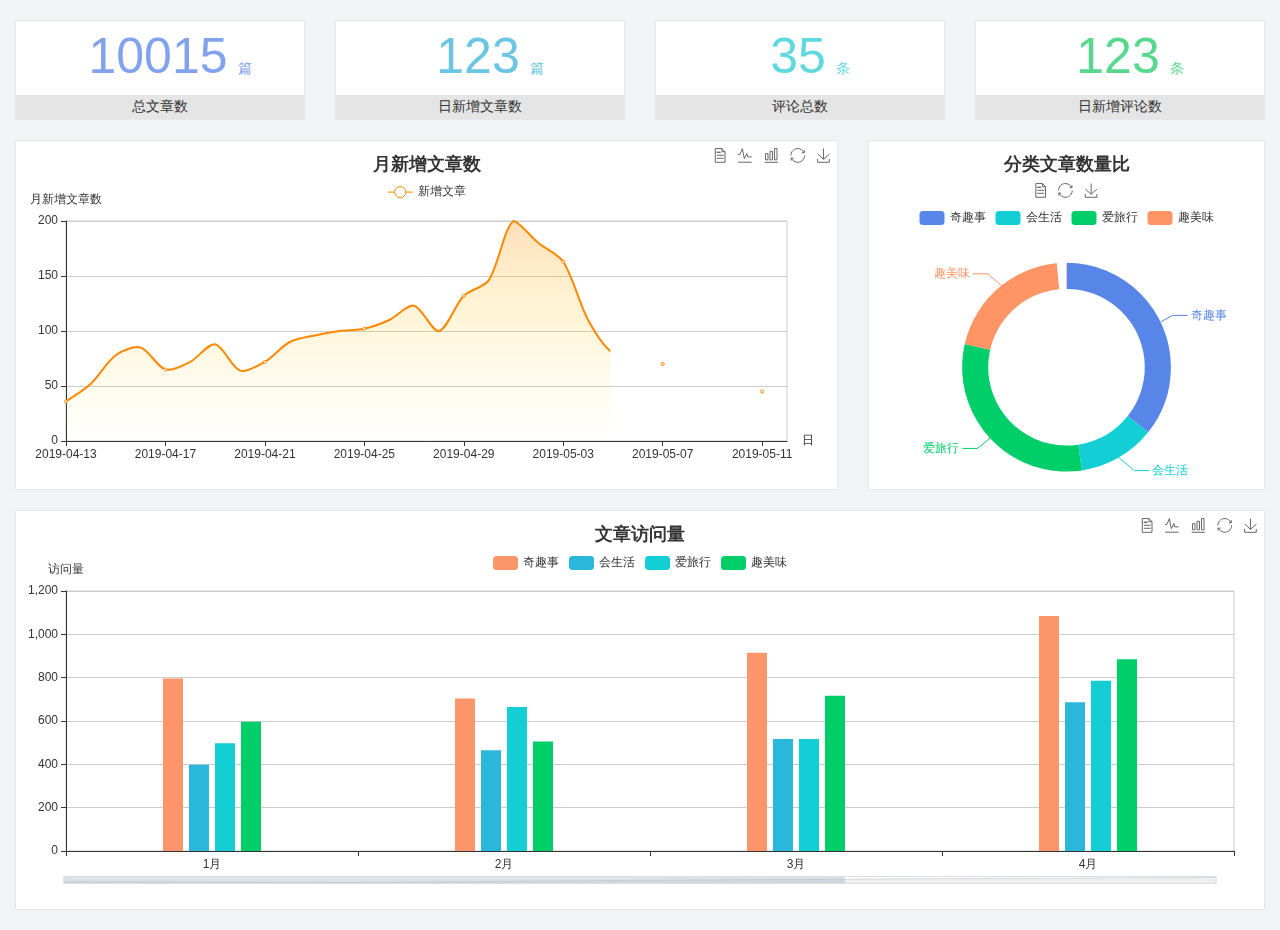
<file: home/dashboard.html>
<!DOCTYPE html>
<html lang="en">

<head>
  <meta charset="UTF-8">
  <meta name="viewport" content="width=device-width, initial-scale=1.0">
  <meta http-equiv="X-UA-Compatible" content="ie=edge">
  <title>图表统计</title>
  <link rel="stylesheet" href="../../assets/lib/bootstrap.css" />
  <link rel="stylesheet" href="../../assets/lib/main.css" />
  <script src="../../assets/lib/jquery.js"></script>
  <script type="text/javascript" src="../../assets/lib/echarts.min.js"></script>
</head>

<body>
  <div class="container-fluid">
    <div class="row spannel_list">
      <div class="col-sm-3 col-xs-6">
        <div class="spannel">
          <em>10015</em><span>篇</span>
          <b>总文章数</b>
        </div>
      </div>
      <div class="col-sm-3 col-xs-6">
        <div class="spannel scolor01">
          <em>123</em><span>篇</span>
          <b>日新增文章数</b>
        </div>
      </div>
      <div class="col-sm-3 col-xs-6">
        <div class="spannel scolor02">
          <em>35</em><span>条</span>
          <b>评论总数</b>
        </div>
      </div>
      <div class="col-sm-3 col-xs-6">
        <div class="spannel scolor03">
          <em>123</em><span>条</span>
          <b>日新增评论数</b>
        </div>
      </div>
    </div>
  </div>

  <div class="container-fluid">
    <div class="row curve-pie">
      <div class="col-lg-8 col-md-8">
        <div class="gragh_pannel" id="curve_show"></div>
      </div>
      <div class="col-lg-4 col-md-4">
        <div class="gragh_pannel" id="pie_show"></div>
      </div>
    </div>
  </div>

  <div class="container-fluid">
    <div class="column_pannel" id="column_show"></div>
  </div>

  <script>
    var oChart = echarts.init(document.getElementById('curve_show'));
    var aList_all = [
      { 'count': 36, 'date': '2019-04-13' },
      { 'count': 52, 'date': '2019-04-14' },
      { 'count': 78, 'date': '2019-04-15' },
      { 'count': 85, 'date': '2019-04-16' },
      { 'count': 65, 'date': '2019-04-17' },
      { 'count': 72, 'date': '2019-04-18' },
      { 'count': 88, 'date': '2019-04-19' },
      { 'count': 64, 'date': '2019-04-20' },
      { 'count': 72, 'date': '2019-04-21' },
      { 'count': 90, 'date': '2019-04-22' },
      { 'count': 96, 'date': '2019-04-23' },
      { 'count': 100, 'date': '2019-04-24' },
      { 'count': 102, 'date': '2019-04-25' },
      { 'count': 110, 'date': '2019-04-26' },
      { 'count': 123, 'date': '2019-04-27' },
      { 'count': 100, 'date': '2019-04-28' },
      { 'count': 132, 'date': '2019-04-29' },
      { 'count': 146, 'date': '2019-04-30' },
      { 'count': 200, 'date': '2019-05-01' },
      { 'count': 180, 'date': '2019-05-02' },
      { 'count': 163, 'date': '2019-05-03' },
      { 'count': 110, 'date': '2019-05-04' },
      { 'count': 80, 'date': '2019-05-05' },
      { 'count': 82, 'date': '2019-05-06' },
      { 'count': 70, 'date': '2019-05-07' },
      { 'count': 65, 'date': '2019-05-08' },
      { 'count': 54, 'date': '2019-05-09' },
      { 'count': 40, 'date': '2019-05-10' },
      { 'count': 45, 'date': '2019-05-11' },
      { 'count': 38, 'date': '2019-05-12' },
    ];

    let aCount = [];
    let aDate = [];

    for (var i = 0; i < aList_all.length; i++) {
      aCount.push(aList_all[i].count);
      aDate.push(aList_all[i].date);
    }

    var chartopt = {
      title: {
        text: '月新增文章数',
        left: 'center',
        top: '10'
      },
      tooltip: {
        trigger: 'axis'
      },
      legend: {
        data: ['新增文章'],
        top: '40'
      },
      toolbox: {
        show: true,
        feature: {
          mark: { show: true },
          dataView: { show: true, readOnly: false },
          magicType: { show: true, type: ['line', 'bar'] },
          restore: { show: true },
          saveAsImage: { show: true }
        }
      },
      calculable: true,
      xAxis: [
        {
          name: '日',
          type: 'category',
          boundaryGap: false,
          data: aDate
        }
      ],
      yAxis: [
        {
          name: '月新增文章数',
          type: 'value'
        }
      ],
      series: [
        {
          name: '新增文章',
          type: 'line',
          smooth: true,
          itemStyle: { normal: { areaStyle: { type: 'default' }, color: '#f80' }, lineStyle: { color: '#f80' } },
          data: aCount
        }],
      areaStyle: {
        normal: {
          color: new echarts.graphic.LinearGradient(0, 0, 0, 1, [{
            offset: 0,
            color: 'rgba(255,136,0,0.39)'
          }, {
            offset: .34,
            color: 'rgba(255,180,0,0.25)'
          }, {
            offset: 1,
            color: 'rgba(255,222,0,0.00)'
          }])

        }
      },
      grid: {
        show: true,
        x: 50,
        x2: 50,
        y: 80,
        height: 220
      }
    };

    oChart.setOption(chartopt);


    var oPie = echarts.init(document.getElementById('pie_show'));
    var oPieopt =
    {
      title: {
        top: 10,
        text: '分类文章数量比',
        x: 'center'
      },
      tooltip: {
        trigger: 'item',
        formatter: "{a} <br/>{b} : {c} ({d}%)"
      },
      color: ['#5885e8', '#13cfd5', '#00ce68', '#ff9565'],
      legend: {
        x: 'center',
        top: 65,
        data: ['奇趣事', '会生活', '爱旅行', '趣美味']
      },
      toolbox: {
        show: true,
        x: 'center',
        top: 35,
        feature: {
          mark: { show: true },
          dataView: { show: true, readOnly: false },
          magicType: {
            show: true,
            type: ['pie', 'funnel'],
            option: {
              funnel: {
                x: '25%',
                width: '50%',
                funnelAlign: 'left',
                max: 1548
              }
            }
          },
          restore: { show: true },
          saveAsImage: { show: true }
        }
      },
      calculable: true,
      series: [
        {
          name: '访问来源',
          type: 'pie',
          radius: ['45%', '60%'],
          center: ['50%', '65%'],
          data: [
            { value: 300, name: '奇趣事' },
            { value: 100, name: '会生活' },
            { value: 260, name: '爱旅行' },
            { value: 180, name: '趣美味' }
          ]
        }
      ]
    };
    oPie.setOption(oPieopt);



    var oColumn = this.echarts.init(document.getElementById('column_show'));
    var oColumnopt =
    {
      title: {
        text: '文章访问量',
        left: 'center',
        top: '10'
      },
      tooltip: {
        trigger: 'axis'
      },
      legend: {
        data: ['奇趣事', '会生活', '爱旅行', '趣美味'],
        top: '40'
      },
      toolbox: {
        show: true,
        feature: {
          mark: { show: true },
          dataView: { show: true, readOnly: false },
          magicType: { show: true, type: ['line', 'bar'] },
          restore: { show: true },
          saveAsImage: { show: true }
        }
      },
      calculable: true,
      xAxis: [
        {
          type: 'category',
          data: ['1月', '2月', '3月', '4月', '5月']
        }
      ],
      yAxis: [
        {
          name: '访问量',
          type: 'value'
        }
      ],
      series: [
        {
          name: '奇趣事',
          type: 'bar',
          barWidth: 20,
          itemStyle: {
            normal: { areaStyle: { type: 'default' }, color: '#fd956a' }
          },
          data: [800, 708, 920, 1090, 1200]
        },
        {
          name: '会生活',
          type: 'bar',
          barWidth: 20,
          itemStyle: {
            normal: { areaStyle: { type: 'default' }, color: '#2bb6db' }
          },
          data: [400, 468, 520, 690, 800]
        },
        {
          name: '爱旅行',
          type: 'bar',
          barWidth: 20,
          itemStyle: {
            normal: { areaStyle: { type: 'default' }, color: '#13cfd5' }
          },
          data: [500, 668, 520, 790, 900]
        },
        {
          name: '趣美味',
          type: 'bar',
          barWidth: 20,
          itemStyle: {
            normal: { areaStyle: { type: 'default' }, color: '#00ce68' }
          },
          data: [600, 508, 720, 890, 1000]
        }
      ],
      grid: {
        show: true,
        x: 50,
        x2: 30,
        y: 80,
        height: 260
      },
      dataZoom: [//给x轴设置滚动条
        {
          start: 0,//默认为0
          end: 100 - 1000 / 31,//默认为100
          type: 'slider',
          show: true,
          xAxisIndex: [0],
          handleSize: 0,//滑动条的 左右2个滑动条的大小
          height: 8,//组件高度
          left: 45, //左边的距离
          right: 50,//右边的距离
          bottom: 26,//右边的距离
          handleColor: '#ddd',//h滑动图标的颜色
          handleStyle: {
            borderColor: "#cacaca",
            borderWidth: "1",
            shadowBlur: 2,
            background: "#ddd",
            shadowColor: "#ddd",
          }
        }]
    };
    oColumn.setOption(oColumnopt);
  </script>
</body>

</html>
</file>
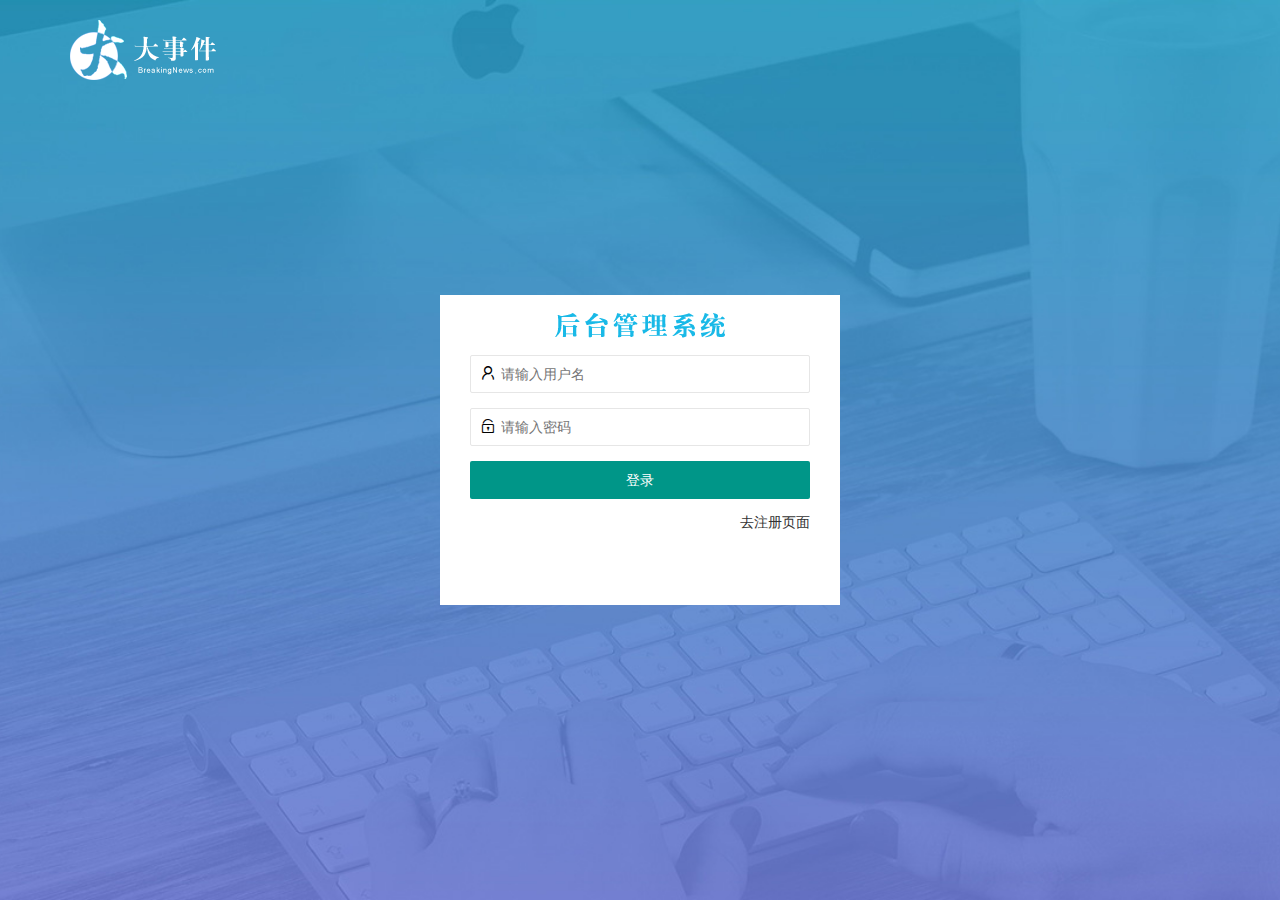
<file: home/login.html>
<!DOCTYPE html>
<html lang="en">

<head>
    <meta charset="UTF-8">
    <meta name="viewport" content="width=device-width, initial-scale=1.0">
    <title>Document</title>
    <link rel="stylesheet" href="/assets/lib/layui/css/layui.css">
    <link rel="stylesheet" href="/assets/css/login.css">
</head>

<body>
    <!-- 头部部分 -->
    <div class="layui-main  header">
        <img src="/assets/images/logo.png" alt="">
    </div>
    <!--登录部分 -->
    <div class="loginBox">
        <div class="title"></div>
        <div class="gotoRegister">
            <!-- 登录的界面 -->
            <form class="layui-form" id='loginForm'>
                <div class="layui-form-item">
                    <i class="layui-icon layui-icon-username"></i>
                    <input type="text" name="username" required lay-verify="required" placeholder="请输入用户名" autocomplete="off" class="layui-input">
                </div>
                <div class="layui-form-item">
                    <i class="layui-icon layui-icon-password"></i>
                    <input type="password" name="password" required lay-verify="required|pass" placeholder="请输入密码" autocomplete="off" class="layui-input">
                </div>
                <div class="layui-form-item">
                    <button class="layui-btn   layui-btn-fluid" lay-submit slay-filter="formDemo">登录</button>
                </div>

                <a href="javascript:; " id="denglu">去注册页面</a>
            </form>
        </div>
        <!-- 注册页面 -->
        <div class="gotoLogin" style="display: none;">
            <form class="layui-form" id='regiForm'>
                <div class="layui-form-item">
                    <i class="layui-icon layui-icon-username"></i>
                    <input type="text" name="username" lay-verify="required" placeholder="请输入用户名" autocomplete="off" class="layui-input">
                </div>
                <div class="layui-form-item">
                    <i class="layui-icon layui-icon-password"></i>
                    <input type="password" name="password" lay-verify="required|pass" placeholder="请输入密码" autocomplete="off" class="layui-input">
                </div>
                <div class="layui-form-item">
                    <i class="layui-icon layui-icon-password"></i>
                    <input type="password" name="repassword" lay-verify="required|pass|repass" placeholder="再次输入密码" autocomplete="off" class="layui-input">
                </div>
                <div class="layui-form-item">
                    <button class="layui-btn   layui-btn-fluid" lay-submit lay-filter="formDemo">登录</button>
                </div>

                <a href="javascript:; " id="zhuce">去登录页面</a>
            </form>
        </div>
    </div>
    <script src="/assets/lib/jquery.js "></script>
    <script src="/assets/lib/layui/layui.all.js "></script>
    <script src="/assets/js/ajaxBase.js"></script>
    <script src="/assets/js/login.js "></script>


</body>

</html>
</file>
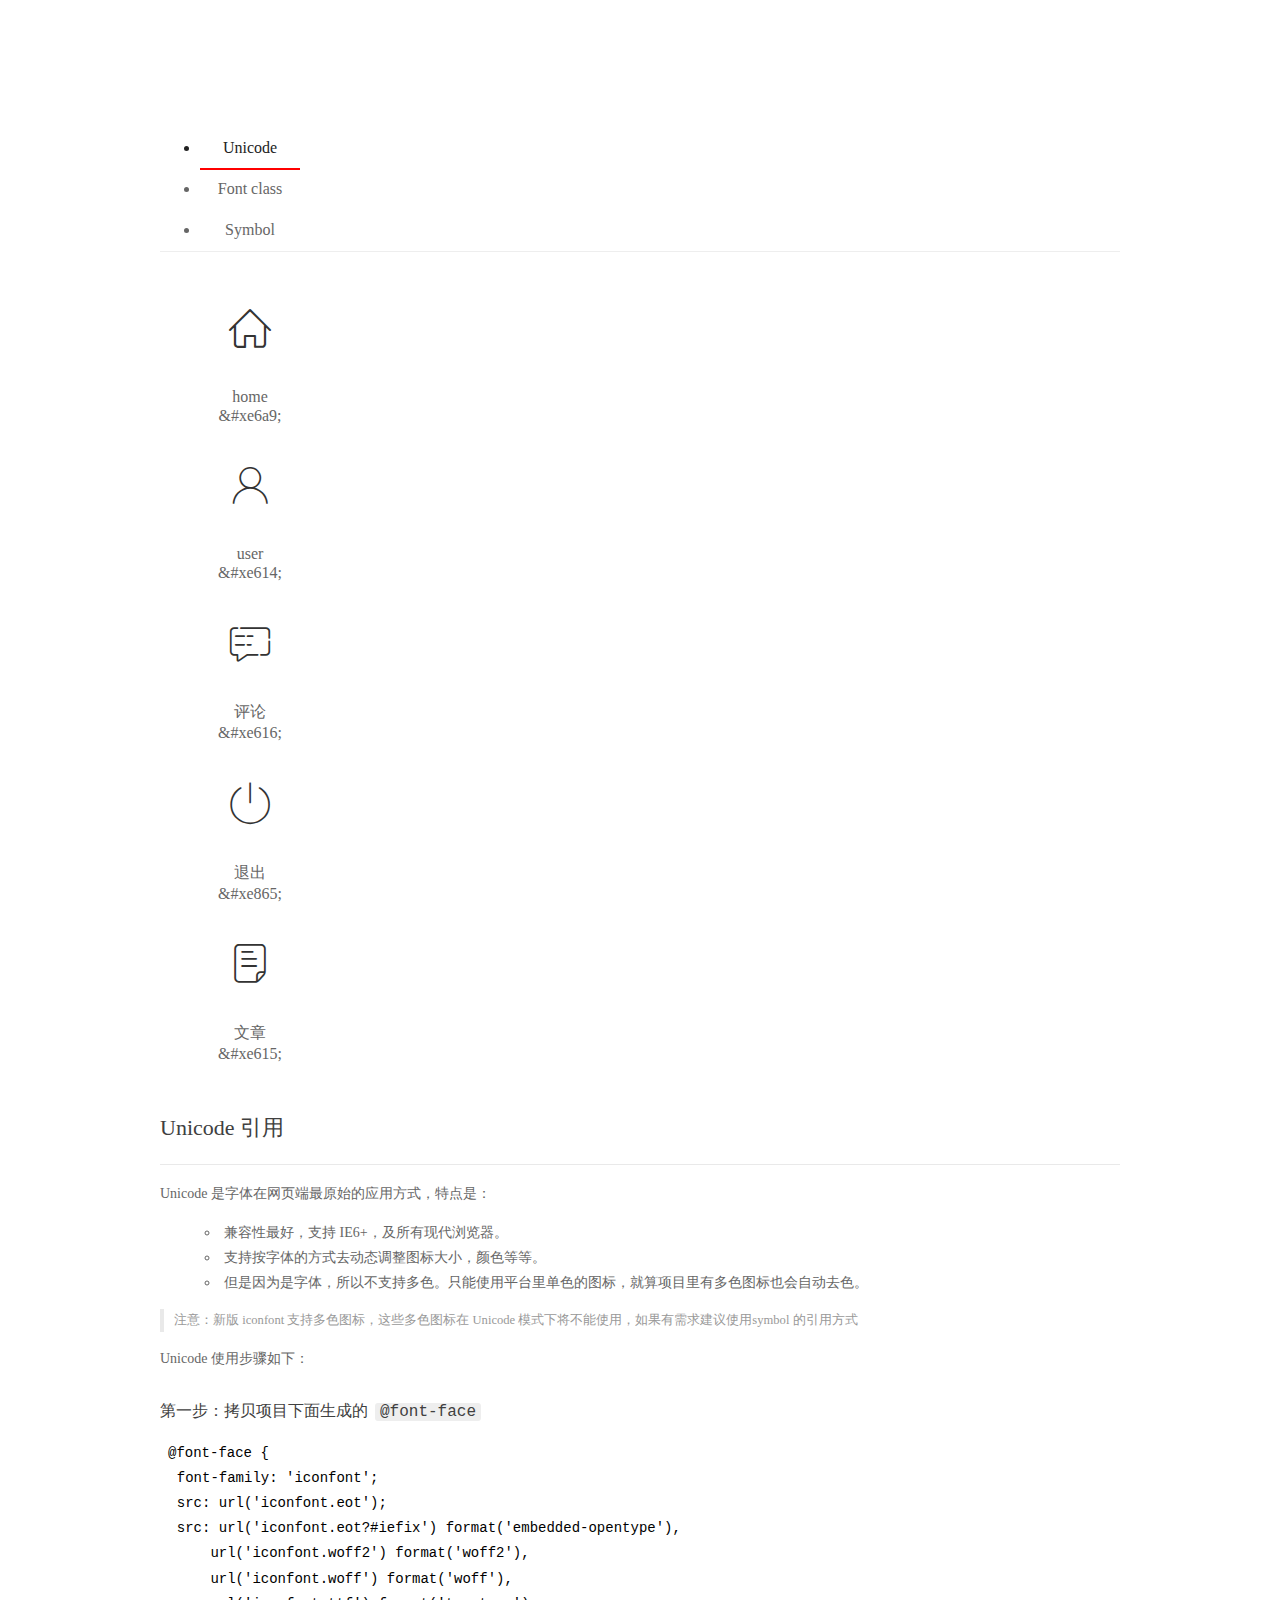
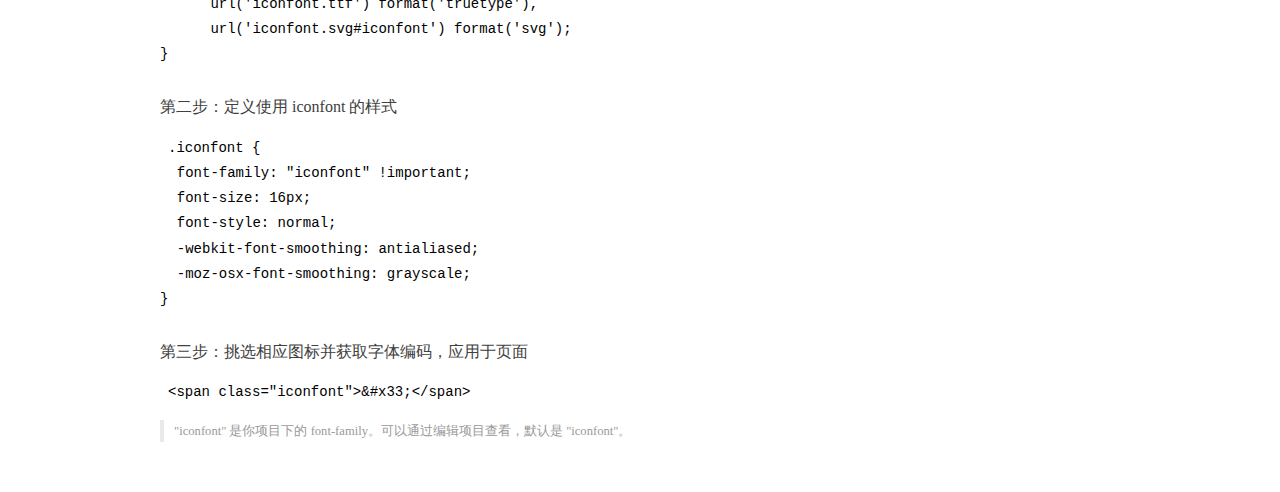
<file: assets/fonts/demo_index.html>
<!DOCTYPE html>
<html>
<head>
  <meta charset="utf-8"/>
  <title>IconFont Demo</title>
  <link rel="shortcut icon" href="https://gtms04.alicdn.com/tps/i4/TB1_oz6GVXXXXaFXpXXJDFnIXXX-64-64.ico" type="image/x-icon"/>
  <link rel="stylesheet" href="https://g.alicdn.com/thx/cube/1.3.2/cube.min.css">
  <link rel="stylesheet" href="demo.css">
  <link rel="stylesheet" href="iconfont.css">
  <script src="iconfont.js"></script>
  <!-- jQuery -->
  <script src="https://a1.alicdn.com/oss/uploads/2018/12/26/7bfddb60-08e8-11e9-9b04-53e73bb6408b.js"></script>
  <!-- 代码高亮 -->
  <script src="https://a1.alicdn.com/oss/uploads/2018/12/26/a3f714d0-08e6-11e9-8a15-ebf944d7534c.js"></script>
</head>
<body>
  <div class="main">
    <h1 class="logo"><a href="https://www.iconfont.cn/" title="iconfont 首页" target="_blank">&#xe86b;</a></h1>
    <div class="nav-tabs">
      <ul id="tabs" class="dib-box">
        <li class="dib active"><span>Unicode</span></li>
        <li class="dib"><span>Font class</span></li>
        <li class="dib"><span>Symbol</span></li>
      </ul>
      
    </div>
    <div class="tab-container">
      <div class="content unicode" style="display: block;">
          <ul class="icon_lists dib-box">
          
            <li class="dib">
              <span class="icon iconfont">&#xe6a9;</span>
                <div class="name">home</div>
                <div class="code-name">&amp;#xe6a9;</div>
              </li>
          
            <li class="dib">
              <span class="icon iconfont">&#xe614;</span>
                <div class="name">user</div>
                <div class="code-name">&amp;#xe614;</div>
              </li>
          
            <li class="dib">
              <span class="icon iconfont">&#xe616;</span>
                <div class="name">评论</div>
                <div class="code-name">&amp;#xe616;</div>
              </li>
          
            <li class="dib">
              <span class="icon iconfont">&#xe865;</span>
                <div class="name">退出</div>
                <div class="code-name">&amp;#xe865;</div>
              </li>
          
            <li class="dib">
              <span class="icon iconfont">&#xe615;</span>
                <div class="name">文章</div>
                <div class="code-name">&amp;#xe615;</div>
              </li>
          
          </ul>
          <div class="article markdown">
          <h2 id="unicode-">Unicode 引用</h2>
          <hr>

          <p>Unicode 是字体在网页端最原始的应用方式，特点是：</p>
          <ul>
            <li>兼容性最好，支持 IE6+，及所有现代浏览器。</li>
            <li>支持按字体的方式去动态调整图标大小，颜色等等。</li>
            <li>但是因为是字体，所以不支持多色。只能使用平台里单色的图标，就算项目里有多色图标也会自动去色。</li>
          </ul>
          <blockquote>
            <p>注意：新版 iconfont 支持多色图标，这些多色图标在 Unicode 模式下将不能使用，如果有需求建议使用symbol 的引用方式</p>
          </blockquote>
          <p>Unicode 使用步骤如下：</p>
          <h3 id="-font-face">第一步：拷贝项目下面生成的 <code>@font-face</code></h3>
<pre><code class="language-css"
>@font-face {
  font-family: 'iconfont';
  src: url('iconfont.eot');
  src: url('iconfont.eot?#iefix') format('embedded-opentype'),
      url('iconfont.woff2') format('woff2'),
      url('iconfont.woff') format('woff'),
      url('iconfont.ttf') format('truetype'),
      url('iconfont.svg#iconfont') format('svg');
}
</code></pre>
          <h3 id="-iconfont-">第二步：定义使用 iconfont 的样式</h3>
<pre><code class="language-css"
>.iconfont {
  font-family: "iconfont" !important;
  font-size: 16px;
  font-style: normal;
  -webkit-font-smoothing: antialiased;
  -moz-osx-font-smoothing: grayscale;
}
</code></pre>
          <h3 id="-">第三步：挑选相应图标并获取字体编码，应用于页面</h3>
<pre>
<code class="language-html"
>&lt;span class="iconfont"&gt;&amp;#x33;&lt;/span&gt;
</code></pre>
          <blockquote>
            <p>"iconfont" 是你项目下的 font-family。可以通过编辑项目查看，默认是 "iconfont"。</p>
          </blockquote>
          </div>
      </div>
      <div class="content font-class">
        <ul class="icon_lists dib-box">
          
          <li class="dib">
            <span class="icon iconfont icon-home"></span>
            <div class="name">
              home
            </div>
            <div class="code-name">.icon-home
            </div>
          </li>
          
          <li class="dib">
            <span class="icon iconfont icon-user"></span>
            <div class="name">
              user
            </div>
            <div class="code-name">.icon-user
            </div>
          </li>
          
          <li class="dib">
            <span class="icon iconfont icon-pinglun"></span>
            <div class="name">
              评论
            </div>
            <div class="code-name">.icon-pinglun
            </div>
          </li>
          
          <li class="dib">
            <span class="icon iconfont icon-tuichu"></span>
            <div class="name">
              退出
            </div>
            <div class="code-name">.icon-tuichu
            </div>
          </li>
          
          <li class="dib">
            <span class="icon iconfont icon-16"></span>
            <div class="name">
              文章
            </div>
            <div class="code-name">.icon-16
            </div>
          </li>
          
        </ul>
        <div class="article markdown">
        <h2 id="font-class-">font-class 引用</h2>
        <hr>

        <p>font-class 是 Unicode 使用方式的一种变种，主要是解决 Unicode 书写不直观，语意不明确的问题。</p>
        <p>与 Unicode 使用方式相比，具有如下特点：</p>
        <ul>
          <li>兼容性良好，支持 IE8+，及所有现代浏览器。</li>
          <li>相比于 Unicode 语意明确，书写更直观。可以很容易分辨这个 icon 是什么。</li>
          <li>因为使用 class 来定义图标，所以当要替换图标时，只需要修改 class 里面的 Unicode 引用。</li>
          <li>不过因为本质上还是使用的字体，所以多色图标还是不支持的。</li>
        </ul>
        <p>使用步骤如下：</p>
        <h3 id="-fontclass-">第一步：引入项目下面生成的 fontclass 代码：</h3>
<pre><code class="language-html">&lt;link rel="stylesheet" href="./iconfont.css"&gt;
</code></pre>
        <h3 id="-">第二步：挑选相应图标并获取类名，应用于页面：</h3>
<pre><code class="language-html">&lt;span class="iconfont icon-xxx"&gt;&lt;/span&gt;
</code></pre>
        <blockquote>
          <p>"
            iconfont" 是你项目下的 font-family。可以通过编辑项目查看，默认是 "iconfont"。</p>
        </blockquote>
      </div>
      </div>
      <div class="content symbol">
          <ul class="icon_lists dib-box">
          
            <li class="dib">
                <svg class="icon svg-icon" aria-hidden="true">
                  <use xlink:href="#icon-home"></use>
                </svg>
                <div class="name">home</div>
                <div class="code-name">#icon-home</div>
            </li>
          
            <li class="dib">
                <svg class="icon svg-icon" aria-hidden="true">
                  <use xlink:href="#icon-user"></use>
                </svg>
                <div class="name">user</div>
                <div class="code-name">#icon-user</div>
            </li>
          
            <li class="dib">
                <svg class="icon svg-icon" aria-hidden="true">
                  <use xlink:href="#icon-pinglun"></use>
                </svg>
                <div class="name">评论</div>
                <div class="code-name">#icon-pinglun</div>
            </li>
          
            <li class="dib">
                <svg class="icon svg-icon" aria-hidden="true">
                  <use xlink:href="#icon-tuichu"></use>
                </svg>
                <div class="name">退出</div>
                <div class="code-name">#icon-tuichu</div>
            </li>
          
            <li class="dib">
                <svg class="icon svg-icon" aria-hidden="true">
                  <use xlink:href="#icon-16"></use>
                </svg>
                <div class="name">文章</div>
                <div class="code-name">#icon-16</div>
            </li>
          
          </ul>
          <div class="article markdown">
          <h2 id="symbol-">Symbol 引用</h2>
          <hr>

          <p>这是一种全新的使用方式，应该说这才是未来的主流，也是平台目前推荐的用法。相关介绍可以参考这篇<a href="">文章</a>
            这种用法其实是做了一个 SVG 的集合，与另外两种相比具有如下特点：</p>
          <ul>
            <li>支持多色图标了，不再受单色限制。</li>
            <li>通过一些技巧，支持像字体那样，通过 <code>font-size</code>, <code>color</code> 来调整样式。</li>
            <li>兼容性较差，支持 IE9+，及现代浏览器。</li>
            <li>浏览器渲染 SVG 的性能一般，还不如 png。</li>
          </ul>
          <p>使用步骤如下：</p>
          <h3 id="-symbol-">第一步：引入项目下面生成的 symbol 代码：</h3>
<pre><code class="language-html">&lt;script src="./iconfont.js"&gt;&lt;/script&gt;
</code></pre>
          <h3 id="-css-">第二步：加入通用 CSS 代码（引入一次就行）：</h3>
<pre><code class="language-html">&lt;style&gt;
.icon {
  width: 1em;
  height: 1em;
  vertical-align: -0.15em;
  fill: currentColor;
  overflow: hidden;
}
&lt;/style&gt;
</code></pre>
          <h3 id="-">第三步：挑选相应图标并获取类名，应用于页面：</h3>
<pre><code class="language-html">&lt;svg class="icon" aria-hidden="true"&gt;
  &lt;use xlink:href="#icon-xxx"&gt;&lt;/use&gt;
&lt;/svg&gt;
</code></pre>
          </div>
      </div>

    </div>
  </div>
  <script>
  $(document).ready(function () {
      $('.tab-container .content:first').show()

      $('#tabs li').click(function (e) {
        var tabContent = $('.tab-container .content')
        var index = $(this).index()

        if ($(this).hasClass('active')) {
          return
        } else {
          $('#tabs li').removeClass('active')
          $(this).addClass('active')

          tabContent.hide().eq(index).fadeIn()
        }
      })
    })
  </script>
</body>
</html>
</file>
<file: assets/lib/main.css>
body{
    font-family:'MicroSoft YaHei';
    background-color: #f2f3f5;
}
.main_wrap{
    position:fixed;
    width:100%;
    height:100%;
    left:0px;
    top:0px;
    background:url('../images/login_bg.jpg'); 
    background-size:100% 100%; 
  }
.header{
    width:1200px;
    overflow: hidden;
    margin:20px auto 0;
}
.heade .logo{
    float: left;
}
.header .copyright{
    float:right;
    font-size:12px;
    color:#fff;
    text-align:right;
    line-height:20px;
    margin-top:10px;
}
.login_form_con{
    position:absolute;
    left:50%;
    top:50%;
    margin-left:-200px;
    margin-top:-155px;
    width:400px;
    height:310px;
    background-color: #edeff0;
}

.login_form{
    position: relative;
}

.login_form .icon-user{
    position:absolute;
    font-size:16px;
    color:#999;
    left:46px;
    top:12px;
}
.login_form .icon-key{
    position:absolute;
    font-size:18px;
    color:#999;
    left:46px;
    top:78px;
}
.login_title{
    height:60px;
    background:url('../images/login_title.png') center center no-repeat #fff;
}
.input_txt,.input_pass,.input_sub{
    display:block;
    width:334px;
    height:37px;
    padding:0px;
    text-indent:40px;
    border:1px solid #ddd;
    margin:27px auto 0;
    outline:none;
}
.input_sub{
    margin-top:40px;
    height:42px;
    background-color: #19b9e7;
    text-indent:0px;
    font-size:18px;
    color:#fff;
    cursor: pointer;
}
.input_sub:hover{
    background-color: #08a0cc;
}

.sider{
    position:fixed;
    left:0;
    top:0;
    bottom:0;
    width:210px;
    background-color: #323745;
}
.sider .logo{
    display:block;
    height:56px;
    background-color: #242732;
    overflow: hidden;
}
.sider .logo img{
    display:block;
    margin:6px auto 0;
}
.user_info{
    height:79px;
    border-bottom:1px solid #5a5e6b;
}

.user_info img{
    float: left;
    width:40px;
    height:40px;
    border-radius:20px;
    margin:19px 0 0 30px;
}
.user_info span{
    float: left;
    width:120px;
    font-size:12px;
    color:#fff;
    margin:23px 0 0 20px;
}
.user_info b{
    float: left;
    width: 120px;
    font-weight:normal;
    font-size:12px;
    color:#adafb5;
    margin:2px 0 0 20px;
}

.menu .level01{
    height:50px;
    line-height:50px;
}
.menu .level01 a{
    display:block;
    height:50px;
    font-size:12px;
    color:#adafb5;
    overflow: hidden;
}
.menu .level01.active a{
    background-color: #1378f0;
    color:#fff;
}
.menu .level01.active i{
    color:#fff;
}

.menu .level01 a:hover{
    background-color: #1378f0;
    color:#fff;
}
.menu .level01 a:hover i{
    color:#fff;
}
.menu .level01 i{
    color:#61646f;
    font-size:22px;
    float: left;
    margin-left:26px;
}
.menu .level01 span{
    float: left;
    margin-left:10px;
}
.menu .level01 b{
    float: right;
    margin-right:20px;
    font-weight:normal;
    transform:rotate(90deg);
    transition:all 500ms ease;
}

.menu .level01 .rotate0{
    transform:rotate(0deg);
}

.menu .level02{
    background: #242732;
    display:none;
}


.menu .level02 li{
    height:40px;
    line-height:40px;
}
.menu .level02 li a{
    display:block;
    height:40px;
    font-size:12px;
    color:#adafb5;
    overflow: hidden;
}

.menu .level02 li a:hover{
    background-color: #1378f0;
    color:#fff;
}

.menu .level02 li i{
    font-size:12px;
    float: left;
    margin-left:60px;
}
.menu .level02 li span{
    font-size:12px;
    float: left;
    margin-left:5px;
}

.menu .level02 .active a{
    color:#ffae00;
}

.header_bar{
    position:fixed;
    left:210px;
    right:0;
    top:0;
    height:56px;
    background-color: #fff;
}

.main{
    position:fixed;
    left:210px;
    top:56px;
    right:0;
    bottom:0;
    background-color: #f2f3f5;
}

.search_form{
    width:218px;
    height:33px;
    border:1px solid #ddd;
    background-color: #f2f3f5;
    border-radius:16px;
    float: left;
    margin:12px 0 0 27px;
}

.search_form input{
    padding:0px;
    margin:0px;
    border:0px;
    float: left;
    background-color: #f2f3f5;
    font-size:12px;
    width:175px;
    height:31px;
    margin-left:12px;
    outline:none;
   
}

.search_form .icon-search{
    line-height:33px;
    cursor: pointer;
    font-size:18px;
    color:#abaebb;
}
.user_center_link{
    float:right;

}
.user_center_link a{
    line-height:56px;
    font-size:12px;
    color:#999;
    margin-right:15px;
}
.user_center_link a:hover{
    color:#ffae00
}

.user_center_link img{
    width:42px;
    height:42px;
    border-radius:32px;
    margin-right:10px;
}

.spannel_list{
    margin-top:20px;
}

.spannel{
	height:100px;
	overflow:hidden;
	text-align:center;
    position:relative;
    background-color: #fff;
    border:1px solid #e7e7e9;
    margin-bottom:20px;
}

.spannel em{
    font-style:normal;
	font-size:50px;
	line-height:50px;
	display:inline-block;
	margin:10px 0 0 20px;
	font-family:'Arial';
	color:#83a2ed;
}

.spannel span{
	font-size:14px;
	display:inline-block;
	color:#83a2ed;
	margin-left:10px;
}

.spannel b{
	position:absolute;
	left:0;
	bottom:0;
	width:100%;
	line-height:24px;
	background:#e5e5e5;
	color:#333;
	font-size:14px;
	font-weight:normal;
}

.scolor01 em,.scolor01 span{
	color:#6ac6e2;
}

.scolor02 em,.scolor02 span{
	color:#5fd9de;
}

.scolor03 em,.scolor03 span{
	color:#58d88e;
}


.gragh_pannel{
    height:350px;
    border:1px solid #e7e7e9;
    background-color: #fff!important; 
    margin-bottom:20px;  
}

.column_pannel{
    margin-bottom:20px;
    height:400px;
    border:1px solid #e7e7e9;
    background-color: #fff!important;   
}

.common_title{
    line-height:42px;
    background-color: #fbfbfb;
    border:1px solid #e7e7e9;
    margin-top:20px;
    text-indent: 15px;
    font-size:14px;
    color:#333;
}

.common_con{
    border:1px solid #e7e7e9;
    border-top:0px;
    background-color: #fff;
    padding-bottom:20px;
    margin-bottom:20px;
}
.opt_btns{
    margin-top:20px;
}

.mp20{
    margin-top:20px;
}

.pagination{   
   margin:0;
}

.article_form{
    margin-top:20px;
}

.form-group{
    margin-bottom:25px;
}

.form-group label{
    font-weight:normal;
    color:#666;
}

.icon-icondate{
    line-height:16px;
}

.user_pic{
    width:100px;
    height:100px;
    margin-bottom:10px;
}

.article_cover{
    width:200px;
    height:200px;
    margin-bottom:10px;
}
</file>
<file: assets/lib/layui/css/layui.css>
/** layui-v2.5.6 MIT License By https://www.layui.com */
 .layui-inline,img{display:inline-block;vertical-align:middle}h1,h2,h3,h4,h5,h6{font-weight:400}.layui-edge,.layui-header,.layui-inline,.layui-main{position:relative}.layui-body,.layui-edge,.layui-elip{overflow:hidden}.layui-btn,.layui-edge,.layui-inline,img{vertical-align:middle}.layui-btn,.layui-disabled,.layui-icon,.layui-unselect{-moz-user-select:none;-webkit-user-select:none;-ms-user-select:none}.layui-elip,.layui-form-checkbox span,.layui-form-pane .layui-form-label{text-overflow:ellipsis;white-space:nowrap}.layui-breadcrumb,.layui-tree-btnGroup{visibility:hidden}blockquote,body,button,dd,div,dl,dt,form,h1,h2,h3,h4,h5,h6,input,li,ol,p,pre,td,textarea,th,ul{margin:0;padding:0;-webkit-tap-highlight-color:rgba(0,0,0,0)}a:active,a:hover{outline:0}img{border:none}li{list-style:none}table{border-collapse:collapse;border-spacing:0}h4,h5,h6{font-size:100%}button,input,optgroup,option,select,textarea{font-family:inherit;font-size:inherit;font-style:inherit;font-weight:inherit;outline:0}pre{white-space:pre-wrap;white-space:-moz-pre-wrap;white-space:-pre-wrap;white-space:-o-pre-wrap;word-wrap:break-word}body{line-height:24px;font:14px Helvetica Neue,Helvetica,PingFang SC,Tahoma,Arial,sans-serif}hr{height:1px;margin:10px 0;border:0;clear:both}a{color:#333;text-decoration:none}a:hover{color:#777}a cite{font-style:normal;*cursor:pointer}.layui-border-box,.layui-border-box *{box-sizing:border-box}.layui-box,.layui-box *{box-sizing:content-box}.layui-clear{clear:both;*zoom:1}.layui-clear:after{content:'\20';clear:both;*zoom:1;display:block;height:0}.layui-inline{*display:inline;*zoom:1}.layui-edge{display:inline-block;width:0;height:0;border-width:6px;border-style:dashed;border-color:transparent}.layui-edge-top{top:-4px;border-bottom-color:#999;border-bottom-style:solid}.layui-edge-right{border-left-color:#999;border-left-style:solid}.layui-edge-bottom{top:2px;border-top-color:#999;border-top-style:solid}.layui-edge-left{border-right-color:#999;border-right-style:solid}.layui-disabled,.layui-disabled:hover{color:#d2d2d2!important;cursor:not-allowed!important}.layui-circle{border-radius:100%}.layui-show{display:block!important}.layui-hide{display:none!important}@font-face{font-family:layui-icon;src:url(../font/iconfont.eot?v=256);src:url(../font/iconfont.eot?v=256#iefix) format('embedded-opentype'),url(../font/iconfont.woff2?v=256) format('woff2'),url(../font/iconfont.woff?v=256) format('woff'),url(../font/iconfont.ttf?v=256) format('truetype'),url(../font/iconfont.svg?v=256#layui-icon) format('svg')}.layui-icon{font-family:layui-icon!important;font-size:16px;font-style:normal;-webkit-font-smoothing:antialiased;-moz-osx-font-smoothing:grayscale}.layui-icon-reply-fill:before{content:"\e611"}.layui-icon-set-fill:before{content:"\e614"}.layui-icon-menu-fill:before{content:"\e60f"}.layui-icon-search:before{content:"\e615"}.layui-icon-share:before{content:"\e641"}.layui-icon-set-sm:before{content:"\e620"}.layui-icon-engine:before{content:"\e628"}.layui-icon-close:before{content:"\1006"}.layui-icon-close-fill:before{content:"\1007"}.layui-icon-chart-screen:before{content:"\e629"}.layui-icon-star:before{content:"\e600"}.layui-icon-circle-dot:before{content:"\e617"}.layui-icon-chat:before{content:"\e606"}.layui-icon-release:before{content:"\e609"}.layui-icon-list:before{content:"\e60a"}.layui-icon-chart:before{content:"\e62c"}.layui-icon-ok-circle:before{content:"\1005"}.layui-icon-layim-theme:before{content:"\e61b"}.layui-icon-table:before{content:"\e62d"}.layui-icon-right:before{content:"\e602"}.layui-icon-left:before{content:"\e603"}.layui-icon-cart-simple:before{content:"\e698"}.layui-icon-face-cry:before{content:"\e69c"}.layui-icon-face-smile:before{content:"\e6af"}.layui-icon-survey:before{content:"\e6b2"}.layui-icon-tree:before{content:"\e62e"}.layui-icon-ie:before{content:"\e7bb"}.layui-icon-upload-circle:before{content:"\e62f"}.layui-icon-add-circle:before{content:"\e61f"}.layui-icon-download-circle:before{content:"\e601"}.layui-icon-templeate-1:before{content:"\e630"}.layui-icon-util:before{content:"\e631"}.layui-icon-face-surprised:before{content:"\e664"}.layui-icon-edit:before{content:"\e642"}.layui-icon-speaker:before{content:"\e645"}.layui-icon-down:before{content:"\e61a"}.layui-icon-file:before{content:"\e621"}.layui-icon-layouts:before{content:"\e632"}.layui-icon-rate-half:before{content:"\e6c9"}.layui-icon-add-circle-fine:before{content:"\e608"}.layui-icon-prev-circle:before{content:"\e633"}.layui-icon-read:before{content:"\e705"}.layui-icon-404:before{content:"\e61c"}.layui-icon-carousel:before{content:"\e634"}.layui-icon-help:before{content:"\e607"}.layui-icon-code-circle:before{content:"\e635"}.layui-icon-windows:before{content:"\e67f"}.layui-icon-water:before{content:"\e636"}.layui-icon-username:before{content:"\e66f"}.layui-icon-find-fill:before{content:"\e670"}.layui-icon-about:before{content:"\e60b"}.layui-icon-location:before{content:"\e715"}.layui-icon-up:before{content:"\e619"}.layui-icon-pause:before{content:"\e651"}.layui-icon-date:before{content:"\e637"}.layui-icon-layim-uploadfile:before{content:"\e61d"}.layui-icon-delete:before{content:"\e640"}.layui-icon-play:before{content:"\e652"}.layui-icon-top:before{content:"\e604"}.layui-icon-firefox:before{content:"\e686"}.layui-icon-friends:before{content:"\e612"}.layui-icon-refresh-3:before{content:"\e9aa"}.layui-icon-ok:before{content:"\e605"}.layui-icon-layer:before{content:"\e638"}.layui-icon-face-smile-fine:before{content:"\e60c"}.layui-icon-dollar:before{content:"\e659"}.layui-icon-group:before{content:"\e613"}.layui-icon-layim-download:before{content:"\e61e"}.layui-icon-picture-fine:before{content:"\e60d"}.layui-icon-link:before{content:"\e64c"}.layui-icon-diamond:before{content:"\e735"}.layui-icon-log:before{content:"\e60e"}.layui-icon-key:before{content:"\e683"}.layui-icon-rate-solid:before{content:"\e67a"}.layui-icon-fonts-del:before{content:"\e64f"}.layui-icon-unlink:before{content:"\e64d"}.layui-icon-fonts-clear:before{content:"\e639"}.layui-icon-triangle-r:before{content:"\e623"}.layui-icon-circle:before{content:"\e63f"}.layui-icon-radio:before{content:"\e643"}.layui-icon-align-center:before{content:"\e647"}.layui-icon-align-right:before{content:"\e648"}.layui-icon-align-left:before{content:"\e649"}.layui-icon-loading-1:before{content:"\e63e"}.layui-icon-return:before{content:"\e65c"}.layui-icon-fonts-strong:before{content:"\e62b"}.layui-icon-upload:before{content:"\e67c"}.layui-icon-dialogue:before{content:"\e63a"}.layui-icon-video:before{content:"\e6ed"}.layui-icon-headset:before{content:"\e6fc"}.layui-icon-cellphone-fine:before{content:"\e63b"}.layui-icon-add-1:before{content:"\e654"}.layui-icon-face-smile-b:before{content:"\e650"}.layui-icon-fonts-html:before{content:"\e64b"}.layui-icon-screen-full:before{content:"\e622"}.layui-icon-form:before{content:"\e63c"}.layui-icon-cart:before{content:"\e657"}.layui-icon-camera-fill:before{content:"\e65d"}.layui-icon-tabs:before{content:"\e62a"}.layui-icon-heart-fill:before{content:"\e68f"}.layui-icon-fonts-code:before{content:"\e64e"}.layui-icon-ios:before{content:"\e680"}.layui-icon-at:before{content:"\e687"}.layui-icon-fire:before{content:"\e756"}.layui-icon-set:before{content:"\e716"}.layui-icon-fonts-u:before{content:"\e646"}.layui-icon-triangle-d:before{content:"\e625"}.layui-icon-tips:before{content:"\e702"}.layui-icon-picture:before{content:"\e64a"}.layui-icon-more-vertical:before{content:"\e671"}.layui-icon-bluetooth:before{content:"\e689"}.layui-icon-flag:before{content:"\e66c"}.layui-icon-loading:before{content:"\e63d"}.layui-icon-fonts-i:before{content:"\e644"}.layui-icon-refresh-1:before{content:"\e666"}.layui-icon-rmb:before{content:"\e65e"}.layui-icon-addition:before{content:"\e624"}.layui-icon-home:before{content:"\e68e"}.layui-icon-time:before{content:"\e68d"}.layui-icon-user:before{content:"\e770"}.layui-icon-notice:before{content:"\e667"}.layui-icon-chrome:before{content:"\e68a"}.layui-icon-edge:before{content:"\e68b"}.layui-icon-login-weibo:before{content:"\e675"}.layui-icon-voice:before{content:"\e688"}.layui-icon-upload-drag:before{content:"\e681"}.layui-icon-login-qq:before{content:"\e676"}.layui-icon-snowflake:before{content:"\e6b1"}.layui-icon-heart:before{content:"\e68c"}.layui-icon-logout:before{content:"\e682"}.layui-icon-file-b:before{content:"\e655"}.layui-icon-template:before{content:"\e663"}.layui-icon-transfer:before{content:"\e691"}.layui-icon-auz:before{content:"\e672"}.layui-icon-console:before{content:"\e665"}.layui-icon-app:before{content:"\e653"}.layui-icon-prev:before{content:"\e65a"}.layui-icon-website:before{content:"\e7ae"}.layui-icon-next:before{content:"\e65b"}.layui-icon-component:before{content:"\e857"}.layui-icon-android:before{content:"\e684"}.layui-icon-more:before{content:"\e65f"}.layui-icon-login-wechat:before{content:"\e677"}.layui-icon-shrink-right:before{content:"\e668"}.layui-icon-spread-left:before{content:"\e66b"}.layui-icon-camera:before{content:"\e660"}.layui-icon-note:before{content:"\e66e"}.layui-icon-refresh:before{content:"\e669"}.layui-icon-female:before{content:"\e661"}.layui-icon-male:before{content:"\e662"}.layui-icon-screen-restore:before{content:"\e758"}.layui-icon-password:before{content:"\e673"}.layui-icon-senior:before{content:"\e674"}.layui-icon-theme:before{content:"\e66a"}.layui-icon-tread:before{content:"\e6c5"}.layui-icon-praise:before{content:"\e6c6"}.layui-icon-star-fill:before{content:"\e658"}.layui-icon-rate:before{content:"\e67b"}.layui-icon-template-1:before{content:"\e656"}.layui-icon-vercode:before{content:"\e679"}.layui-icon-service:before{content:"\e626"}.layui-icon-cellphone:before{content:"\e678"}.layui-icon-print:before{content:"\e66d"}.layui-icon-cols:before{content:"\e610"}.layui-icon-wifi:before{content:"\e7e0"}.layui-icon-export:before{content:"\e67d"}.layui-icon-rss:before{content:"\e808"}.layui-icon-slider:before{content:"\e714"}.layui-icon-email:before{content:"\e618"}.layui-icon-subtraction:before{content:"\e67e"}.layui-icon-mike:before{content:"\e6dc"}.layui-icon-light:before{content:"\e748"}.layui-icon-gift:before{content:"\e627"}.layui-icon-mute:before{content:"\e685"}.layui-icon-reduce-circle:before{content:"\e616"}.layui-icon-music:before{content:"\e690"}.layui-main{width:1140px;margin:0 auto}.layui-header{z-index:1000;height:60px}.layui-header a:hover{transition:all .5s;-webkit-transition:all .5s}.layui-side{position:fixed;left:0;top:0;bottom:0;z-index:999;width:200px;overflow-x:hidden}.layui-side-scroll{position:relative;width:220px;height:100%;overflow-x:hidden}.layui-body{position:absolute;left:200px;right:0;top:0;bottom:0;z-index:998;width:auto;overflow-y:auto;box-sizing:border-box}.layui-layout-body{overflow:hidden}.layui-layout-admin .layui-header{background-color:#23262E}.layui-layout-admin .layui-side{top:60px;width:200px;overflow-x:hidden}.layui-layout-admin .layui-body{position:fixed;top:60px;bottom:44px}.layui-layout-admin .layui-main{width:auto;margin:0 15px}.layui-layout-admin .layui-footer{position:fixed;left:200px;right:0;bottom:0;height:44px;line-height:44px;padding:0 15px;background-color:#eee}.layui-layout-admin .layui-logo{position:absolute;left:0;top:0;width:200px;height:100%;line-height:60px;text-align:center;color:#009688;font-size:16px}.layui-layout-admin .layui-header .layui-nav{background:0 0}.layui-layout-left{position:absolute!important;left:200px;top:0}.layui-layout-right{position:absolute!important;right:0;top:0}.layui-container{position:relative;margin:0 auto;padding:0 15px;box-sizing:border-box}.layui-fluid{position:relative;margin:0 auto;padding:0 15px}.layui-row:after,.layui-row:before{content:'';display:block;clear:both}.layui-col-lg1,.layui-col-lg10,.layui-col-lg11,.layui-col-lg12,.layui-col-lg2,.layui-col-lg3,.layui-col-lg4,.layui-col-lg5,.layui-col-lg6,.layui-col-lg7,.layui-col-lg8,.layui-col-lg9,.layui-col-md1,.layui-col-md10,.layui-col-md11,.layui-col-md12,.layui-col-md2,.layui-col-md3,.layui-col-md4,.layui-col-md5,.layui-col-md6,.layui-col-md7,.layui-col-md8,.layui-col-md9,.layui-col-sm1,.layui-col-sm10,.layui-col-sm11,.layui-col-sm12,.layui-col-sm2,.layui-col-sm3,.layui-col-sm4,.layui-col-sm5,.layui-col-sm6,.layui-col-sm7,.layui-col-sm8,.layui-col-sm9,.layui-col-xs1,.layui-col-xs10,.layui-col-xs11,.layui-col-xs12,.layui-col-xs2,.layui-col-xs3,.layui-col-xs4,.layui-col-xs5,.layui-col-xs6,.layui-col-xs7,.layui-col-xs8,.layui-col-xs9{position:relative;display:block;box-sizing:border-box}.layui-col-xs1,.layui-col-xs10,.layui-col-xs11,.layui-col-xs12,.layui-col-xs2,.layui-col-xs3,.layui-col-xs4,.layui-col-xs5,.layui-col-xs6,.layui-col-xs7,.layui-col-xs8,.layui-col-xs9{float:left}.layui-col-xs1{width:8.33333333%}.layui-col-xs2{width:16.66666667%}.layui-col-xs3{width:25%}.layui-col-xs4{width:33.33333333%}.layui-col-xs5{width:41.66666667%}.layui-col-xs6{width:50%}.layui-col-xs7{width:58.33333333%}.layui-col-xs8{width:66.66666667%}.layui-col-xs9{width:75%}.layui-col-xs10{width:83.33333333%}.layui-col-xs11{width:91.66666667%}.layui-col-xs12{width:100%}.layui-col-xs-offset1{margin-left:8.33333333%}.layui-col-xs-offset2{margin-left:16.66666667%}.layui-col-xs-offset3{margin-left:25%}.layui-col-xs-offset4{margin-left:33.33333333%}.layui-col-xs-offset5{margin-left:41.66666667%}.layui-col-xs-offset6{margin-left:50%}.layui-col-xs-offset7{margin-left:58.33333333%}.layui-col-xs-offset8{margin-left:66.66666667%}.layui-col-xs-offset9{margin-left:75%}.layui-col-xs-offset10{margin-left:83.33333333%}.layui-col-xs-offset11{margin-left:91.66666667%}.layui-col-xs-offset12{margin-left:100%}@media screen and (max-width:768px){.layui-hide-xs{display:none!important}.layui-show-xs-block{display:block!important}.layui-show-xs-inline{display:inline!important}.layui-show-xs-inline-block{display:inline-block!important}}@media screen and (min-width:768px){.layui-container{width:750px}.layui-hide-sm{display:none!important}.layui-show-sm-block{display:block!important}.layui-show-sm-inline{display:inline!important}.layui-show-sm-inline-block{display:inline-block!important}.layui-col-sm1,.layui-col-sm10,.layui-col-sm11,.layui-col-sm12,.layui-col-sm2,.layui-col-sm3,.layui-col-sm4,.layui-col-sm5,.layui-col-sm6,.layui-col-sm7,.layui-col-sm8,.layui-col-sm9{float:left}.layui-col-sm1{width:8.33333333%}.layui-col-sm2{width:16.66666667%}.layui-col-sm3{width:25%}.layui-col-sm4{width:33.33333333%}.layui-col-sm5{width:41.66666667%}.layui-col-sm6{width:50%}.layui-col-sm7{width:58.33333333%}.layui-col-sm8{width:66.66666667%}.layui-col-sm9{width:75%}.layui-col-sm10{width:83.33333333%}.layui-col-sm11{width:91.66666667%}.layui-col-sm12{width:100%}.layui-col-sm-offset1{margin-left:8.33333333%}.layui-col-sm-offset2{margin-left:16.66666667%}.layui-col-sm-offset3{margin-left:25%}.layui-col-sm-offset4{margin-left:33.33333333%}.layui-col-sm-offset5{margin-left:41.66666667%}.layui-col-sm-offset6{margin-left:50%}.layui-col-sm-offset7{margin-left:58.33333333%}.layui-col-sm-offset8{margin-left:66.66666667%}.layui-col-sm-offset9{margin-left:75%}.layui-col-sm-offset10{margin-left:83.33333333%}.layui-col-sm-offset11{margin-left:91.66666667%}.layui-col-sm-offset12{margin-left:100%}}@media screen and (min-width:992px){.layui-container{width:970px}.layui-hide-md{display:none!important}.layui-show-md-block{display:block!important}.layui-show-md-inline{display:inline!important}.layui-show-md-inline-block{display:inline-block!important}.layui-col-md1,.layui-col-md10,.layui-col-md11,.layui-col-md12,.layui-col-md2,.layui-col-md3,.layui-col-md4,.layui-col-md5,.layui-col-md6,.layui-col-md7,.layui-col-md8,.layui-col-md9{float:left}.layui-col-md1{width:8.33333333%}.layui-col-md2{width:16.66666667%}.layui-col-md3{width:25%}.layui-col-md4{width:33.33333333%}.layui-col-md5{width:41.66666667%}.layui-col-md6{width:50%}.layui-col-md7{width:58.33333333%}.layui-col-md8{width:66.66666667%}.layui-col-md9{width:75%}.layui-col-md10{width:83.33333333%}.layui-col-md11{width:91.66666667%}.layui-col-md12{width:100%}.layui-col-md-offset1{margin-left:8.33333333%}.layui-col-md-offset2{margin-left:16.66666667%}.layui-col-md-offset3{margin-left:25%}.layui-col-md-offset4{margin-left:33.33333333%}.layui-col-md-offset5{margin-left:41.66666667%}.layui-col-md-offset6{margin-left:50%}.layui-col-md-offset7{margin-left:58.33333333%}.layui-col-md-offset8{margin-left:66.66666667%}.layui-col-md-offset9{margin-left:75%}.layui-col-md-offset10{margin-left:83.33333333%}.layui-col-md-offset11{margin-left:91.66666667%}.layui-col-md-offset12{margin-left:100%}}@media screen and (min-width:1200px){.layui-container{width:1170px}.layui-hide-lg{display:none!important}.layui-show-lg-block{display:block!important}.layui-show-lg-inline{display:inline!important}.layui-show-lg-inline-block{display:inline-block!important}.layui-col-lg1,.layui-col-lg10,.layui-col-lg11,.layui-col-lg12,.layui-col-lg2,.layui-col-lg3,.layui-col-lg4,.layui-col-lg5,.layui-col-lg6,.layui-col-lg7,.layui-col-lg8,.layui-col-lg9{float:left}.layui-col-lg1{width:8.33333333%}.layui-col-lg2{width:16.66666667%}.layui-col-lg3{width:25%}.layui-col-lg4{width:33.33333333%}.layui-col-lg5{width:41.66666667%}.layui-col-lg6{width:50%}.layui-col-lg7{width:58.33333333%}.layui-col-lg8{width:66.66666667%}.layui-col-lg9{width:75%}.layui-col-lg10{width:83.33333333%}.layui-col-lg11{width:91.66666667%}.layui-col-lg12{width:100%}.layui-col-lg-offset1{margin-left:8.33333333%}.layui-col-lg-offset2{margin-left:16.66666667%}.layui-col-lg-offset3{margin-left:25%}.layui-col-lg-offset4{margin-left:33.33333333%}.layui-col-lg-offset5{margin-left:41.66666667%}.layui-col-lg-offset6{margin-left:50%}.layui-col-lg-offset7{margin-left:58.33333333%}.layui-col-lg-offset8{margin-left:66.66666667%}.layui-col-lg-offset9{margin-left:75%}.layui-col-lg-offset10{margin-left:83.33333333%}.layui-col-lg-offset11{margin-left:91.66666667%}.layui-col-lg-offset12{margin-left:100%}}.layui-col-space1{margin:-.5px}.layui-col-space1>*{padding:.5px}.layui-col-space2{margin:-1px}.layui-col-space2>*{padding:1px}.layui-col-space4{margin:-2px}.layui-col-space4>*{padding:2px}.layui-col-space5{margin:-2.5px}.layui-col-space5>*{padding:2.5px}.layui-col-space6{margin:-3px}.layui-col-space6>*{padding:3px}.layui-col-space8{margin:-4px}.layui-col-space8>*{padding:4px}.layui-col-space10{margin:-5px}.layui-col-space10>*{padding:5px}.layui-col-space12{margin:-6px}.layui-col-space12>*{padding:6px}.layui-col-space14{margin:-7px}.layui-col-space14>*{padding:7px}.layui-col-space15{margin:-7.5px}.layui-col-space15>*{padding:7.5px}.layui-col-space16{margin:-8px}.layui-col-space16>*{padding:8px}.layui-col-space18{margin:-9px}.layui-col-space18>*{padding:9px}.layui-col-space20{margin:-10px}.layui-col-space20>*{padding:10px}.layui-col-space22{margin:-11px}.layui-col-space22>*{padding:11px}.layui-col-space24{margin:-12px}.layui-col-space24>*{padding:12px}.layui-col-space25{margin:-12.5px}.layui-col-space25>*{padding:12.5px}.layui-col-space26{margin:-13px}.layui-col-space26>*{padding:13px}.layui-col-space28{margin:-14px}.layui-col-space28>*{padding:14px}.layui-col-space30{margin:-15px}.layui-col-space30>*{padding:15px}.layui-btn,.layui-input,.layui-select,.layui-textarea,.layui-upload-button{outline:0;-webkit-appearance:none;transition:all .3s;-webkit-transition:all .3s;box-sizing:border-box}.layui-elem-quote{margin-bottom:10px;padding:15px;line-height:22px;border-left:5px solid #009688;border-radius:0 2px 2px 0;background-color:#f2f2f2}.layui-quote-nm{border-style:solid;border-width:1px 1px 1px 5px;background:0 0}.layui-elem-field{margin-bottom:10px;padding:0;border-width:1px;border-style:solid}.layui-elem-field legend{margin-left:20px;padding:0 10px;font-size:20px;font-weight:300}.layui-field-title{margin:10px 0 20px;border-width:1px 0 0}.layui-field-box{padding:10px 15px}.layui-field-title .layui-field-box{padding:10px 0}.layui-progress{position:relative;height:6px;border-radius:20px;background-color:#e2e2e2}.layui-progress-bar{position:absolute;left:0;top:0;width:0;max-width:100%;height:6px;border-radius:20px;text-align:right;background-color:#5FB878;transition:all .3s;-webkit-transition:all .3s}.layui-progress-big,.layui-progress-big .layui-progress-bar{height:18px;line-height:18px}.layui-progress-text{position:relative;top:-20px;line-height:18px;font-size:12px;color:#666}.layui-progress-big .layui-progress-text{position:static;padding:0 10px;color:#fff}.layui-collapse{border-width:1px;border-style:solid;border-radius:2px}.layui-colla-content,.layui-colla-item{border-top-width:1px;border-top-style:solid}.layui-colla-item:first-child{border-top:none}.layui-colla-title{position:relative;height:42px;line-height:42px;padding:0 15px 0 35px;color:#333;background-color:#f2f2f2;cursor:pointer;font-size:14px;overflow:hidden}.layui-colla-content{display:none;padding:10px 15px;line-height:22px;color:#666}.layui-colla-icon{position:absolute;left:15px;top:0;font-size:14px}.layui-card{margin-bottom:15px;border-radius:2px;background-color:#fff;box-shadow:0 1px 2px 0 rgba(0,0,0,.05)}.layui-card:last-child{margin-bottom:0}.layui-card-header{position:relative;height:42px;line-height:42px;padding:0 15px;border-bottom:1px solid #f6f6f6;color:#333;border-radius:2px 2px 0 0;font-size:14px}.layui-bg-black,.layui-bg-blue,.layui-bg-cyan,.layui-bg-green,.layui-bg-orange,.layui-bg-red{color:#fff!important}.layui-card-body{position:relative;padding:10px 15px;line-height:24px}.layui-card-body[pad15]{padding:15px}.layui-card-body[pad20]{padding:20px}.layui-card-body .layui-table{margin:5px 0}.layui-card .layui-tab{margin:0}.layui-panel-window{position:relative;padding:15px;border-radius:0;border-top:5px solid #E6E6E6;background-color:#fff}.layui-auxiliar-moving{position:fixed;left:0;right:0;top:0;bottom:0;width:100%;height:100%;background:0 0;z-index:9999999999}.layui-form-label,.layui-form-mid,.layui-form-select,.layui-input-block,.layui-input-inline,.layui-textarea{position:relative}.layui-bg-red{background-color:#FF5722!important}.layui-bg-orange{background-color:#FFB800!important}.layui-bg-green{background-color:#009688!important}.layui-bg-cyan{background-color:#2F4056!important}.layui-bg-blue{background-color:#1E9FFF!important}.layui-bg-black{background-color:#393D49!important}.layui-bg-gray{background-color:#eee!important;color:#666!important}.layui-badge-rim,.layui-colla-content,.layui-colla-item,.layui-collapse,.layui-elem-field,.layui-form-pane .layui-form-item[pane],.layui-form-pane .layui-form-label,.layui-input,.layui-layedit,.layui-layedit-tool,.layui-quote-nm,.layui-select,.layui-tab-bar,.layui-tab-card,.layui-tab-title,.layui-tab-title .layui-this:after,.layui-textarea{border-color:#e6e6e6}.layui-timeline-item:before,hr{background-color:#e6e6e6}.layui-text{line-height:22px;font-size:14px;color:#666}.layui-text h1,.layui-text h2,.layui-text h3{font-weight:500;color:#333}.layui-text h1{font-size:30px}.layui-text h2{font-size:24px}.layui-text h3{font-size:18px}.layui-text a:not(.layui-btn){color:#01AAED}.layui-text a:not(.layui-btn):hover{text-decoration:underline}.layui-text ul{padding:5px 0 5px 15px}.layui-text ul li{margin-top:5px;list-style-type:disc}.layui-text em,.layui-word-aux{color:#999!important;padding:0 5px!important}.layui-btn{display:inline-block;height:38px;line-height:38px;padding:0 18px;background-color:#009688;color:#fff;white-space:nowrap;text-align:center;font-size:14px;border:none;border-radius:2px;cursor:pointer}.layui-btn:hover{opacity:.8;filter:alpha(opacity=80);color:#fff}.layui-btn:active{opacity:1;filter:alpha(opacity=100)}.layui-btn+.layui-btn{margin-left:10px}.layui-btn-container{font-size:0}.layui-btn-container .layui-btn{margin-right:10px;margin-bottom:10px}.layui-btn-container .layui-btn+.layui-btn{margin-left:0}.layui-table .layui-btn-container .layui-btn{margin-bottom:9px}.layui-btn-radius{border-radius:100px}.layui-btn .layui-icon{margin-right:3px;font-size:18px;vertical-align:bottom;vertical-align:middle\9}.layui-btn-primary{border:1px solid #C9C9C9;background-color:#fff;color:#555}.layui-btn-primary:hover{border-color:#009688;color:#333}.layui-btn-normal{background-color:#1E9FFF}.layui-btn-warm{background-color:#FFB800}.layui-btn-danger{background-color:#FF5722}.layui-btn-checked{background-color:#5FB878}.layui-btn-disabled,.layui-btn-disabled:active,.layui-btn-disabled:hover{border:1px solid #e6e6e6;background-color:#FBFBFB;color:#C9C9C9;cursor:not-allowed;opacity:1}.layui-btn-lg{height:44px;line-height:44px;padding:0 25px;font-size:16px}.layui-btn-sm{height:30px;line-height:30px;padding:0 10px;font-size:12px}.layui-btn-sm i{font-size:16px!important}.layui-btn-xs{height:22px;line-height:22px;padding:0 5px;font-size:12px}.layui-btn-xs i{font-size:14px!important}.layui-btn-group{display:inline-block;vertical-align:middle;font-size:0}.layui-btn-group .layui-btn{margin-left:0!important;margin-right:0!important;border-left:1px solid rgba(255,255,255,.5);border-radius:0}.layui-btn-group .layui-btn-primary{border-left:none}.layui-btn-group .layui-btn-primary:hover{border-color:#C9C9C9;color:#009688}.layui-btn-group .layui-btn:first-child{border-left:none;border-radius:2px 0 0 2px}.layui-btn-group .layui-btn-primary:first-child{border-left:1px solid #c9c9c9}.layui-btn-group .layui-btn:last-child{border-radius:0 2px 2px 0}.layui-btn-group .layui-btn+.layui-btn{margin-left:0}.layui-btn-group+.layui-btn-group{margin-left:10px}.layui-btn-fluid{width:100%}.layui-input,.layui-select,.layui-textarea{height:38px;line-height:1.3;line-height:38px\9;border-width:1px;border-style:solid;background-color:#fff;border-radius:2px}.layui-input::-webkit-input-placeholder,.layui-select::-webkit-input-placeholder,.layui-textarea::-webkit-input-placeholder{line-height:1.3}.layui-input,.layui-textarea{display:block;width:100%;padding-left:10px}.layui-input:hover,.layui-textarea:hover{border-color:#D2D2D2!important}.layui-input:focus,.layui-textarea:focus{border-color:#C9C9C9!important}.layui-textarea{min-height:100px;height:auto;line-height:20px;padding:6px 10px;resize:vertical}.layui-select{padding:0 10px}.layui-form input[type=checkbox],.layui-form input[type=radio],.layui-form select{display:none}.layui-form [lay-ignore]{display:initial}.layui-form-item{margin-bottom:15px;clear:both;*zoom:1}.layui-form-item:after{content:'\20';clear:both;*zoom:1;display:block;height:0}.layui-form-label{float:left;display:block;padding:9px 15px;width:80px;font-weight:400;line-height:20px;text-align:right}.layui-form-label-col{display:block;float:none;padding:9px 0;line-height:20px;text-align:left}.layui-form-item .layui-inline{margin-bottom:5px;margin-right:10px}.layui-input-block{margin-left:110px;min-height:36px}.layui-input-inline{display:inline-block;vertical-align:middle}.layui-form-item .layui-input-inline{float:left;width:190px;margin-right:10px}.layui-form-text .layui-input-inline{width:auto}.layui-form-mid{float:left;display:block;padding:9px 0!important;line-height:20px;margin-right:10px}.layui-form-danger+.layui-form-select .layui-input,.layui-form-danger:focus{border-color:#FF5722!important}.layui-form-select .layui-input{padding-right:30px;cursor:pointer}.layui-form-select .layui-edge{position:absolute;right:10px;top:50%;margin-top:-3px;cursor:pointer;border-width:6px;border-top-color:#c2c2c2;border-top-style:solid;transition:all .3s;-webkit-transition:all .3s}.layui-form-select dl{display:none;position:absolute;left:0;top:42px;padding:5px 0;z-index:899;min-width:100%;border:1px solid #d2d2d2;max-height:300px;overflow-y:auto;background-color:#fff;border-radius:2px;box-shadow:0 2px 4px rgba(0,0,0,.12);box-sizing:border-box}.layui-form-select dl dd,.layui-form-select dl dt{padding:0 10px;line-height:36px;white-space:nowrap;overflow:hidden;text-overflow:ellipsis}.layui-form-select dl dt{font-size:12px;color:#999}.layui-form-select dl dd{cursor:pointer}.layui-form-select dl dd:hover{background-color:#f2f2f2;-webkit-transition:.5s all;transition:.5s all}.layui-form-select .layui-select-group dd{padding-left:20px}.layui-form-select dl dd.layui-select-tips{padding-left:10px!important;color:#999}.layui-form-select dl dd.layui-this{background-color:#5FB878;color:#fff}.layui-form-checkbox,.layui-form-select dl dd.layui-disabled{background-color:#fff}.layui-form-selected dl{display:block}.layui-form-checkbox,.layui-form-checkbox *,.layui-form-switch{display:inline-block;vertical-align:middle}.layui-form-selected .layui-edge{margin-top:-9px;-webkit-transform:rotate(180deg);transform:rotate(180deg);margin-top:-3px\9}:root .layui-form-selected .layui-edge{margin-top:-9px\0/IE9}.layui-form-selectup dl{top:auto;bottom:42px}.layui-select-none{margin:5px 0;text-align:center;color:#999}.layui-select-disabled .layui-disabled{border-color:#eee!important}.layui-select-disabled .layui-edge{border-top-color:#d2d2d2}.layui-form-checkbox{position:relative;height:30px;line-height:30px;margin-right:10px;padding-right:30px;cursor:pointer;font-size:0;-webkit-transition:.1s linear;transition:.1s linear;box-sizing:border-box}.layui-form-checkbox span{padding:0 10px;height:100%;font-size:14px;border-radius:2px 0 0 2px;background-color:#d2d2d2;color:#fff;overflow:hidden}.layui-form-checkbox:hover span{background-color:#c2c2c2}.layui-form-checkbox i{position:absolute;right:0;top:0;width:30px;height:28px;border:1px solid #d2d2d2;border-left:none;border-radius:0 2px 2px 0;color:#fff;font-size:20px;text-align:center}.layui-form-checkbox:hover i{border-color:#c2c2c2;color:#c2c2c2}.layui-form-checked,.layui-form-checked:hover{border-color:#5FB878}.layui-form-checked span,.layui-form-checked:hover span{background-color:#5FB878}.layui-form-checked i,.layui-form-checked:hover i{color:#5FB878}.layui-form-item .layui-form-checkbox{margin-top:4px}.layui-form-checkbox[lay-skin=primary]{height:auto!important;line-height:normal!important;min-width:18px;min-height:18px;border:none!important;margin-right:0;padding-left:28px;padding-right:0;background:0 0}.layui-form-checkbox[lay-skin=primary] span{padding-left:0;padding-right:15px;line-height:18px;background:0 0;color:#666}.layui-form-checkbox[lay-skin=primary] i{right:auto;left:0;width:16px;height:16px;line-height:16px;border:1px solid #d2d2d2;font-size:12px;border-radius:2px;background-color:#fff;-webkit-transition:.1s linear;transition:.1s linear}.layui-form-checkbox[lay-skin=primary]:hover i{border-color:#5FB878;color:#fff}.layui-form-checked[lay-skin=primary] i{border-color:#5FB878!important;background-color:#5FB878;color:#fff}.layui-checkbox-disbaled[lay-skin=primary] span{background:0 0!important;color:#c2c2c2}.layui-checkbox-disbaled[lay-skin=primary]:hover i{border-color:#d2d2d2}.layui-form-item .layui-form-checkbox[lay-skin=primary]{margin-top:10px}.layui-form-switch{position:relative;height:22px;line-height:22px;min-width:35px;padding:0 5px;margin-top:8px;border:1px solid #d2d2d2;border-radius:20px;cursor:pointer;background-color:#fff;-webkit-transition:.1s linear;transition:.1s linear}.layui-form-switch i{position:absolute;left:5px;top:3px;width:16px;height:16px;border-radius:20px;background-color:#d2d2d2;-webkit-transition:.1s linear;transition:.1s linear}.layui-form-switch em{position:relative;top:0;width:25px;margin-left:21px;padding:0!important;text-align:center!important;color:#999!important;font-style:normal!important;font-size:12px}.layui-form-onswitch{border-color:#5FB878;background-color:#5FB878}.layui-checkbox-disbaled,.layui-checkbox-disbaled i{border-color:#e2e2e2!important}.layui-form-onswitch i{left:100%;margin-left:-21px;background-color:#fff}.layui-form-onswitch em{margin-left:5px;margin-right:21px;color:#fff!important}.layui-checkbox-disbaled span{background-color:#e2e2e2!important}.layui-checkbox-disbaled:hover i{color:#fff!important}[lay-radio]{display:none}.layui-form-radio,.layui-form-radio *{display:inline-block;vertical-align:middle}.layui-form-radio{line-height:28px;margin:6px 10px 0 0;padding-right:10px;cursor:pointer;font-size:0}.layui-form-radio *{font-size:14px}.layui-form-radio>i{margin-right:8px;font-size:22px;color:#c2c2c2}.layui-form-radio>i:hover,.layui-form-radioed>i{color:#5FB878}.layui-radio-disbaled>i{color:#e2e2e2!important}.layui-form-pane .layui-form-label{width:110px;padding:8px 15px;height:38px;line-height:20px;border-width:1px;border-style:solid;border-radius:2px 0 0 2px;text-align:center;background-color:#FBFBFB;overflow:hidden;box-sizing:border-box}.layui-form-pane .layui-input-inline{margin-left:-1px}.layui-form-pane .layui-input-block{margin-left:110px;left:-1px}.layui-form-pane .layui-input{border-radius:0 2px 2px 0}.layui-form-pane .layui-form-text .layui-form-label{float:none;width:100%;border-radius:2px;box-sizing:border-box;text-align:left}.layui-form-pane .layui-form-text .layui-input-inline{display:block;margin:0;top:-1px;clear:both}.layui-form-pane .layui-form-text .layui-input-block{margin:0;left:0;top:-1px}.layui-form-pane .layui-form-text .layui-textarea{min-height:100px;border-radius:0 0 2px 2px}.layui-form-pane .layui-form-checkbox{margin:4px 0 4px 10px}.layui-form-pane .layui-form-radio,.layui-form-pane .layui-form-switch{margin-top:6px;margin-left:10px}.layui-form-pane .layui-form-item[pane]{position:relative;border-width:1px;border-style:solid}.layui-form-pane .layui-form-item[pane] .layui-form-label{position:absolute;left:0;top:0;height:100%;border-width:0 1px 0 0}.layui-form-pane .layui-form-item[pane] .layui-input-inline{margin-left:110px}@media screen and (max-width:450px){.layui-form-item .layui-form-label{text-overflow:ellipsis;overflow:hidden;white-space:nowrap}.layui-form-item .layui-inline{display:block;margin-right:0;margin-bottom:20px;clear:both}.layui-form-item .layui-inline:after{content:'\20';clear:both;display:block;height:0}.layui-form-item .layui-input-inline{display:block;float:none;left:-3px;width:auto;margin:0 0 10px 112px}.layui-form-item .layui-input-inline+.layui-form-mid{margin-left:110px;top:-5px;padding:0}.layui-form-item .layui-form-checkbox{margin-right:5px;margin-bottom:5px}}.layui-layedit{border-width:1px;border-style:solid;border-radius:2px}.layui-layedit-tool{padding:3px 5px;border-bottom-width:1px;border-bottom-style:solid;font-size:0}.layedit-tool-fixed{position:fixed;top:0;border-top:1px solid #e2e2e2}.layui-layedit-tool .layedit-tool-mid,.layui-layedit-tool .layui-icon{display:inline-block;vertical-align:middle;text-align:center;font-size:14px}.layui-layedit-tool .layui-icon{position:relative;width:32px;height:30px;line-height:30px;margin:3px 5px;color:#777;cursor:pointer;border-radius:2px}.layui-layedit-tool .layui-icon:hover{color:#393D49}.layui-layedit-tool .layui-icon:active{color:#000}.layui-layedit-tool .layedit-tool-active{background-color:#e2e2e2;color:#000}.layui-layedit-tool .layui-disabled,.layui-layedit-tool .layui-disabled:hover{color:#d2d2d2;cursor:not-allowed}.layui-layedit-tool .layedit-tool-mid{width:1px;height:18px;margin:0 10px;background-color:#d2d2d2}.layedit-tool-html{width:50px!important;font-size:30px!important}.layedit-tool-b,.layedit-tool-code,.layedit-tool-help{font-size:16px!important}.layedit-tool-d,.layedit-tool-face,.layedit-tool-image,.layedit-tool-unlink{font-size:18px!important}.layedit-tool-image input{position:absolute;font-size:0;left:0;top:0;width:100%;height:100%;opacity:.01;filter:Alpha(opacity=1);cursor:pointer}.layui-layedit-iframe iframe{display:block;width:100%}#LAY_layedit_code{overflow:hidden}.layui-laypage{display:inline-block;*display:inline;*zoom:1;vertical-align:middle;margin:10px 0;font-size:0}.layui-laypage>a:first-child,.layui-laypage>a:first-child em{border-radius:2px 0 0 2px}.layui-laypage>a:last-child,.layui-laypage>a:last-child em{border-radius:0 2px 2px 0}.layui-laypage>:first-child{margin-left:0!important}.layui-laypage>:last-child{margin-right:0!important}.layui-laypage a,.layui-laypage button,.layui-laypage input,.layui-laypage select,.layui-laypage span{border:1px solid #e2e2e2}.layui-laypage a,.layui-laypage span{display:inline-block;*display:inline;*zoom:1;vertical-align:middle;padding:0 15px;height:28px;line-height:28px;margin:0 -1px 5px 0;background-color:#fff;color:#333;font-size:12px}.layui-flow-more a *,.layui-laypage input,.layui-table-view select[lay-ignore]{display:inline-block}.layui-laypage a:hover{color:#009688}.layui-laypage em{font-style:normal}.layui-laypage .layui-laypage-spr{color:#999;font-weight:700}.layui-laypage a{text-decoration:none}.layui-laypage .layui-laypage-curr{position:relative}.layui-laypage .layui-laypage-curr em{position:relative;color:#fff}.layui-laypage .layui-laypage-curr .layui-laypage-em{position:absolute;left:-1px;top:-1px;padding:1px;width:100%;height:100%;background-color:#009688}.layui-laypage-em{border-radius:2px}.layui-laypage-next em,.layui-laypage-prev em{font-family:Sim sun;font-size:16px}.layui-laypage .layui-laypage-count,.layui-laypage .layui-laypage-limits,.layui-laypage .layui-laypage-refresh,.layui-laypage .layui-laypage-skip{margin-left:10px;margin-right:10px;padding:0;border:none}.layui-laypage .layui-laypage-limits,.layui-laypage .layui-laypage-refresh{vertical-align:top}.layui-laypage .layui-laypage-refresh i{font-size:18px;cursor:pointer}.layui-laypage select{height:22px;padding:3px;border-radius:2px;cursor:pointer}.layui-laypage .layui-laypage-skip{height:30px;line-height:30px;color:#999}.layui-laypage button,.layui-laypage input{height:30px;line-height:30px;border-radius:2px;vertical-align:top;background-color:#fff;box-sizing:border-box}.layui-laypage input{width:40px;margin:0 10px;padding:0 3px;text-align:center}.layui-laypage input:focus,.layui-laypage select:focus{border-color:#009688!important}.layui-laypage button{margin-left:10px;padding:0 10px;cursor:pointer}.layui-table,.layui-table-view{margin:10px 0}.layui-flow-more{margin:10px 0;text-align:center;color:#999;font-size:14px}.layui-flow-more a{height:32px;line-height:32px}.layui-flow-more a *{vertical-align:top}.layui-flow-more a cite{padding:0 20px;border-radius:3px;background-color:#eee;color:#333;font-style:normal}.layui-flow-more a cite:hover{opacity:.8}.layui-flow-more a i{font-size:30px;color:#737383}.layui-table{width:100%;background-color:#fff;color:#666}.layui-table tr{transition:all .3s;-webkit-transition:all .3s}.layui-table th{text-align:left;font-weight:400}.layui-table tbody tr:hover,.layui-table thead tr,.layui-table-click,.layui-table-header,.layui-table-hover,.layui-table-mend,.layui-table-patch,.layui-table-tool,.layui-table-total,.layui-table-total tr,.layui-table[lay-even] tr:nth-child(even){background-color:#f2f2f2}.layui-table td,.layui-table th,.layui-table-col-set,.layui-table-fixed-r,.layui-table-grid-down,.layui-table-header,.layui-table-page,.layui-table-tips-main,.layui-table-tool,.layui-table-total,.layui-table-view,.layui-table[lay-skin=line],.layui-table[lay-skin=row]{border-width:1px;border-style:solid;border-color:#e6e6e6}.layui-table td,.layui-table th{position:relative;padding:9px 15px;min-height:20px;line-height:20px;font-size:14px}.layui-table[lay-skin=line] td,.layui-table[lay-skin=line] th{border-width:0 0 1px}.layui-table[lay-skin=row] td,.layui-table[lay-skin=row] th{border-width:0 1px 0 0}.layui-table[lay-skin=nob] td,.layui-table[lay-skin=nob] th{border:none}.layui-table img{max-width:100px}.layui-table[lay-size=lg] td,.layui-table[lay-size=lg] th{padding:15px 30px}.layui-table-view .layui-table[lay-size=lg] .layui-table-cell{height:40px;line-height:40px}.layui-table[lay-size=sm] td,.layui-table[lay-size=sm] th{font-size:12px;padding:5px 10px}.layui-table-view .layui-table[lay-size=sm] .layui-table-cell{height:20px;line-height:20px}.layui-table[lay-data]{display:none}.layui-table-box{position:relative;overflow:hidden}.layui-table-view .layui-table{position:relative;width:auto;margin:0}.layui-table-view .layui-table[lay-skin=line]{border-width:0 1px 0 0}.layui-table-view .layui-table[lay-skin=row]{border-width:0 0 1px}.layui-table-view .layui-table td,.layui-table-view .layui-table th{padding:5px 0;border-top:none;border-left:none}.layui-table-view .layui-table th.layui-unselect .layui-table-cell span{cursor:pointer}.layui-table-view .layui-table td{cursor:default}.layui-table-view .layui-table td[data-edit=text]{cursor:text}.layui-table-view .layui-form-checkbox[lay-skin=primary] i{width:18px;height:18px}.layui-table-view .layui-form-radio{line-height:0;padding:0}.layui-table-view .layui-form-radio>i{margin:0;font-size:20px}.layui-table-init{position:absolute;left:0;top:0;width:100%;height:100%;text-align:center;z-index:110}.layui-table-init .layui-icon{position:absolute;left:50%;top:50%;margin:-15px 0 0 -15px;font-size:30px;color:#c2c2c2}.layui-table-header{border-width:0 0 1px;overflow:hidden}.layui-table-header .layui-table{margin-bottom:-1px}.layui-table-tool .layui-inline[lay-event]{position:relative;width:26px;height:26px;padding:5px;line-height:16px;margin-right:10px;text-align:center;color:#333;border:1px solid #ccc;cursor:pointer;-webkit-transition:.5s all;transition:.5s all}.layui-table-tool .layui-inline[lay-event]:hover{border:1px solid #999}.layui-table-tool-temp{padding-right:120px}.layui-table-tool-self{position:absolute;right:17px;top:10px}.layui-table-tool .layui-table-tool-self .layui-inline[lay-event]{margin:0 0 0 10px}.layui-table-tool-panel{position:absolute;top:29px;left:-1px;padding:5px 0;min-width:150px;min-height:40px;border:1px solid #d2d2d2;text-align:left;overflow-y:auto;background-color:#fff;box-shadow:0 2px 4px rgba(0,0,0,.12)}.layui-table-cell,.layui-table-tool-panel li{overflow:hidden;text-overflow:ellipsis;white-space:nowrap}.layui-table-tool-panel li{padding:0 10px;line-height:30px;-webkit-transition:.5s all;transition:.5s all}.layui-table-tool-panel li .layui-form-checkbox[lay-skin=primary]{width:100%;padding-left:28px}.layui-table-tool-panel li:hover{background-color:#f2f2f2}.layui-table-tool-panel li .layui-form-checkbox[lay-skin=primary] i{position:absolute;left:0;top:0}.layui-table-tool-panel li .layui-form-checkbox[lay-skin=primary] span{padding:0}.layui-table-tool .layui-table-tool-self .layui-table-tool-panel{left:auto;right:-1px}.layui-table-col-set{position:absolute;right:0;top:0;width:20px;height:100%;border-width:0 0 0 1px;background-color:#fff}.layui-table-sort{width:10px;height:20px;margin-left:5px;cursor:pointer!important}.layui-table-sort .layui-edge{position:absolute;left:5px;border-width:5px}.layui-table-sort .layui-table-sort-asc{top:3px;border-top:none;border-bottom-style:solid;border-bottom-color:#b2b2b2}.layui-table-sort .layui-table-sort-asc:hover{border-bottom-color:#666}.layui-table-sort .layui-table-sort-desc{bottom:5px;border-bottom:none;border-top-style:solid;border-top-color:#b2b2b2}.layui-table-sort .layui-table-sort-desc:hover{border-top-color:#666}.layui-table-sort[lay-sort=asc] .layui-table-sort-asc{border-bottom-color:#000}.layui-table-sort[lay-sort=desc] .layui-table-sort-desc{border-top-color:#000}.layui-table-cell{height:28px;line-height:28px;padding:0 15px;position:relative;box-sizing:border-box}.layui-table-cell .layui-form-checkbox[lay-skin=primary]{top:-1px;padding:0}.layui-table-cell .layui-table-link{color:#01AAED}.laytable-cell-checkbox,.laytable-cell-numbers,.laytable-cell-radio,.laytable-cell-space{padding:0;text-align:center}.layui-table-body{position:relative;overflow:auto;margin-right:-1px;margin-bottom:-1px}.layui-table-body .layui-none{line-height:26px;padding:15px;text-align:center;color:#999}.layui-table-fixed{position:absolute;left:0;top:0;z-index:101}.layui-table-fixed .layui-table-body{overflow:hidden}.layui-table-fixed-l{box-shadow:0 -1px 8px rgba(0,0,0,.08)}.layui-table-fixed-r{left:auto;right:-1px;border-width:0 0 0 1px;box-shadow:-1px 0 8px rgba(0,0,0,.08)}.layui-table-fixed-r .layui-table-header{position:relative;overflow:visible}.layui-table-mend{position:absolute;right:-49px;top:0;height:100%;width:50px}.layui-table-tool{position:relative;z-index:890;width:100%;min-height:50px;line-height:30px;padding:10px 15px;border-width:0 0 1px}.layui-table-tool .layui-btn-container{margin-bottom:-10px}.layui-table-page,.layui-table-total{border-width:1px 0 0;margin-bottom:-1px;overflow:hidden}.layui-table-page{position:relative;width:100%;padding:7px 7px 0;height:41px;font-size:12px;white-space:nowrap}.layui-table-page>div{height:26px}.layui-table-page .layui-laypage{margin:0}.layui-table-page .layui-laypage a,.layui-table-page .layui-laypage span{height:26px;line-height:26px;margin-bottom:10px;border:none;background:0 0}.layui-table-page .layui-laypage a,.layui-table-page .layui-laypage span.layui-laypage-curr{padding:0 12px}.layui-table-page .layui-laypage span{margin-left:0;padding:0}.layui-table-page .layui-laypage .layui-laypage-prev{margin-left:-7px!important}.layui-table-page .layui-laypage .layui-laypage-curr .layui-laypage-em{left:0;top:0;padding:0}.layui-table-page .layui-laypage button,.layui-table-page .layui-laypage input{height:26px;line-height:26px}.layui-table-page .layui-laypage input{width:40px}.layui-table-page .layui-laypage button{padding:0 10px}.layui-table-page select{height:18px}.layui-table-patch .layui-table-cell{padding:0;width:30px}.layui-table-edit{position:absolute;left:0;top:0;width:100%;height:100%;padding:0 14px 1px;border-radius:0;box-shadow:1px 1px 20px rgba(0,0,0,.15)}.layui-table-edit:focus{border-color:#5FB878!important}select.layui-table-edit{padding:0 0 0 10px;border-color:#C9C9C9}.layui-table-view .layui-form-checkbox,.layui-table-view .layui-form-radio,.layui-table-view .layui-form-switch{top:0;margin:0;box-sizing:content-box}.layui-table-view .layui-form-checkbox{top:-1px;height:26px;line-height:26px}.layui-table-view .layui-form-checkbox i{height:26px}.layui-table-grid .layui-table-cell{overflow:visible}.layui-table-grid-down{position:absolute;top:0;right:0;width:26px;height:100%;padding:5px 0;border-width:0 0 0 1px;text-align:center;background-color:#fff;color:#999;cursor:pointer}.layui-table-grid-down .layui-icon{position:absolute;top:50%;left:50%;margin:-8px 0 0 -8px}.layui-table-grid-down:hover{background-color:#fbfbfb}body .layui-table-tips .layui-layer-content{background:0 0;padding:0;box-shadow:0 1px 6px rgba(0,0,0,.12)}.layui-table-tips-main{margin:-44px 0 0 -1px;max-height:150px;padding:8px 15px;font-size:14px;overflow-y:scroll;background-color:#fff;color:#666}.layui-table-tips-c{position:absolute;right:-3px;top:-13px;width:20px;height:20px;padding:3px;cursor:pointer;background-color:#666;border-radius:50%;color:#fff}.layui-table-tips-c:hover{background-color:#777}.layui-table-tips-c:before{position:relative;right:-2px}.layui-upload-file{display:none!important;opacity:.01;filter:Alpha(opacity=1)}.layui-upload-drag,.layui-upload-form,.layui-upload-wrap{display:inline-block}.layui-upload-list{margin:10px 0}.layui-upload-choose{padding:0 10px;color:#999}.layui-upload-drag{position:relative;padding:30px;border:1px dashed #e2e2e2;background-color:#fff;text-align:center;cursor:pointer;color:#999}.layui-upload-drag .layui-icon{font-size:50px;color:#009688}.layui-upload-drag[lay-over]{border-color:#009688}.layui-upload-iframe{position:absolute;width:0;height:0;border:0;visibility:hidden}.layui-upload-wrap{position:relative;vertical-align:middle}.layui-upload-wrap .layui-upload-file{display:block!important;position:absolute;left:0;top:0;z-index:10;font-size:100px;width:100%;height:100%;opacity:.01;filter:Alpha(opacity=1);cursor:pointer}.layui-transfer-active,.layui-transfer-box{display:inline-block;vertical-align:middle}.layui-transfer-box,.layui-transfer-header,.layui-transfer-search{border-width:0;border-style:solid;border-color:#e6e6e6}.layui-transfer-box{position:relative;border-width:1px;width:200px;height:360px;border-radius:2px;background-color:#fff}.layui-transfer-box .layui-form-checkbox{width:100%;margin:0!important}.layui-transfer-header{height:38px;line-height:38px;padding:0 10px;border-bottom-width:1px}.layui-transfer-search{position:relative;padding:10px;border-bottom-width:1px}.layui-transfer-search .layui-input{height:32px;padding-left:30px;font-size:12px}.layui-transfer-search .layui-icon-search{position:absolute;left:20px;top:50%;margin-top:-8px;color:#666}.layui-transfer-active{margin:0 15px}.layui-transfer-active .layui-btn{display:block;margin:0;padding:0 15px;background-color:#5FB878;border-color:#5FB878;color:#fff}.layui-transfer-active .layui-btn-disabled{background-color:#FBFBFB;border-color:#e6e6e6;color:#C9C9C9}.layui-transfer-active .layui-btn:first-child{margin-bottom:15px}.layui-transfer-active .layui-btn .layui-icon{margin:0;font-size:14px!important}.layui-transfer-data{padding:5px 0;overflow:auto}.layui-transfer-data li{height:32px;line-height:32px;padding:0 10px}.layui-transfer-data li:hover{background-color:#f2f2f2;transition:.5s all}.layui-transfer-data .layui-none{padding:15px 10px;text-align:center;color:#999}.layui-nav{position:relative;padding:0 20px;background-color:#393D49;color:#fff;border-radius:2px;font-size:0;box-sizing:border-box}.layui-nav *{font-size:14px}.layui-nav .layui-nav-item{position:relative;display:inline-block;*display:inline;*zoom:1;vertical-align:middle;line-height:60px}.layui-nav .layui-nav-item a{display:block;padding:0 20px;color:#fff;color:rgba(255,255,255,.7);transition:all .3s;-webkit-transition:all .3s}.layui-nav .layui-this:after,.layui-nav-bar,.layui-nav-tree .layui-nav-itemed:after{position:absolute;left:0;top:0;width:0;height:5px;background-color:#5FB878;transition:all .2s;-webkit-transition:all .2s}.layui-nav-bar{z-index:1000}.layui-nav .layui-nav-item a:hover,.layui-nav .layui-this a{color:#fff}.layui-nav .layui-this:after{content:'';top:auto;bottom:0;width:100%}.layui-nav-img{width:30px;height:30px;margin-right:10px;border-radius:50%}.layui-nav .layui-nav-more{content:'';width:0;height:0;border-style:solid dashed dashed;border-color:#fff transparent transparent;overflow:hidden;cursor:pointer;transition:all .2s;-webkit-transition:all .2s;position:absolute;top:50%;right:3px;margin-top:-3px;border-width:6px;border-top-color:rgba(255,255,255,.7)}.layui-nav .layui-nav-mored,.layui-nav-itemed>a .layui-nav-more{margin-top:-9px;border-style:dashed dashed solid;border-color:transparent transparent #fff}.layui-nav-child{display:none;position:absolute;left:0;top:65px;min-width:100%;line-height:36px;padding:5px 0;box-shadow:0 2px 4px rgba(0,0,0,.12);border:1px solid #d2d2d2;background-color:#fff;z-index:100;border-radius:2px;white-space:nowrap}.layui-nav .layui-nav-child a{color:#333}.layui-nav .layui-nav-child a:hover{background-color:#f2f2f2;color:#000}.layui-nav-child dd{position:relative}.layui-nav .layui-nav-child dd.layui-this a,.layui-nav-child dd.layui-this{background-color:#5FB878;color:#fff}.layui-nav-child dd.layui-this:after{display:none}.layui-nav-tree{width:200px;padding:0}.layui-nav-tree .layui-nav-item{display:block;width:100%;line-height:45px}.layui-nav-tree .layui-nav-item a{position:relative;height:45px;line-height:45px;text-overflow:ellipsis;overflow:hidden;white-space:nowrap}.layui-nav-tree .layui-nav-item a:hover{background-color:#4E5465}.layui-nav-tree .layui-nav-bar{width:5px;height:0;background-color:#009688}.layui-nav-tree .layui-nav-child dd.layui-this,.layui-nav-tree .layui-nav-child dd.layui-this a,.layui-nav-tree .layui-this,.layui-nav-tree .layui-this>a,.layui-nav-tree .layui-this>a:hover{background-color:#009688;color:#fff}.layui-nav-tree .layui-this:after{display:none}.layui-nav-itemed>a,.layui-nav-tree .layui-nav-title a,.layui-nav-tree .layui-nav-title a:hover{color:#fff!important}.layui-nav-tree .layui-nav-child{position:relative;z-index:0;top:0;border:none;box-shadow:none}.layui-nav-tree .layui-nav-child a{height:40px;line-height:40px;color:#fff;color:rgba(255,255,255,.7)}.layui-nav-tree .layui-nav-child,.layui-nav-tree .layui-nav-child a:hover{background:0 0;color:#fff}.layui-nav-tree .layui-nav-more{right:10px}.layui-nav-itemed>.layui-nav-child{display:block;padding:0;background-color:rgba(0,0,0,.3)!important}.layui-nav-itemed>.layui-nav-child>.layui-this>.layui-nav-child{display:block}.layui-nav-side{position:fixed;top:0;bottom:0;left:0;overflow-x:hidden;z-index:999}.layui-bg-blue .layui-nav-bar,.layui-bg-blue .layui-nav-itemed:after,.layui-bg-blue .layui-this:after{background-color:#93D1FF}.layui-bg-blue .layui-nav-child dd.layui-this{background-color:#1E9FFF}.layui-bg-blue .layui-nav-itemed>a,.layui-nav-tree.layui-bg-blue .layui-nav-title a,.layui-nav-tree.layui-bg-blue .layui-nav-title a:hover{background-color:#007DDB!important}.layui-breadcrumb{font-size:0}.layui-breadcrumb>*{font-size:14px}.layui-breadcrumb a{color:#999!important}.layui-breadcrumb a:hover{color:#5FB878!important}.layui-breadcrumb a cite{color:#666;font-style:normal}.layui-breadcrumb span[lay-separator]{margin:0 10px;color:#999}.layui-tab{margin:10px 0;text-align:left!important}.layui-tab[overflow]>.layui-tab-title{overflow:hidden}.layui-tab-title{position:relative;left:0;height:40px;white-space:nowrap;font-size:0;border-bottom-width:1px;border-bottom-style:solid;transition:all .2s;-webkit-transition:all .2s}.layui-tab-title li{display:inline-block;*display:inline;*zoom:1;vertical-align:middle;font-size:14px;transition:all .2s;-webkit-transition:all .2s;position:relative;line-height:40px;min-width:65px;padding:0 15px;text-align:center;cursor:pointer}.layui-tab-title li a{display:block}.layui-tab-title .layui-this{color:#000}.layui-tab-title .layui-this:after{position:absolute;left:0;top:0;content:'';width:100%;height:41px;border-width:1px;border-style:solid;border-bottom-color:#fff;border-radius:2px 2px 0 0;box-sizing:border-box;pointer-events:none}.layui-tab-bar{position:absolute;right:0;top:0;z-index:10;width:30px;height:39px;line-height:39px;border-width:1px;border-style:solid;border-radius:2px;text-align:center;background-color:#fff;cursor:pointer}.layui-tab-bar .layui-icon{position:relative;display:inline-block;top:3px;transition:all .3s;-webkit-transition:all .3s}.layui-tab-item{display:none}.layui-tab-more{padding-right:30px;height:auto!important;white-space:normal!important}.layui-tab-more li.layui-this:after{border-bottom-color:#e2e2e2;border-radius:2px}.layui-tab-more .layui-tab-bar .layui-icon{top:-2px;top:3px\9;-webkit-transform:rotate(180deg);transform:rotate(180deg)}:root .layui-tab-more .layui-tab-bar .layui-icon{top:-2px\0/IE9}.layui-tab-content{padding:10px}.layui-tab-title li .layui-tab-close{position:relative;display:inline-block;width:18px;height:18px;line-height:20px;margin-left:8px;top:1px;text-align:center;font-size:14px;color:#c2c2c2;transition:all .2s;-webkit-transition:all .2s}.layui-tab-title li .layui-tab-close:hover{border-radius:2px;background-color:#FF5722;color:#fff}.layui-tab-brief>.layui-tab-title .layui-this{color:#009688}.layui-tab-brief>.layui-tab-more li.layui-this:after,.layui-tab-brief>.layui-tab-title .layui-this:after{border:none;border-radius:0;border-bottom:2px solid #5FB878}.layui-tab-brief[overflow]>.layui-tab-title .layui-this:after{top:-1px}.layui-tab-card{border-width:1px;border-style:solid;border-radius:2px;box-shadow:0 2px 5px 0 rgba(0,0,0,.1)}.layui-tab-card>.layui-tab-title{background-color:#f2f2f2}.layui-tab-card>.layui-tab-title li{margin-right:-1px;margin-left:-1px}.layui-tab-card>.layui-tab-title .layui-this{background-color:#fff}.layui-tab-card>.layui-tab-title .layui-this:after{border-top:none;border-width:1px;border-bottom-color:#fff}.layui-tab-card>.layui-tab-title .layui-tab-bar{height:40px;line-height:40px;border-radius:0;border-top:none;border-right:none}.layui-tab-card>.layui-tab-more .layui-this{background:0 0;color:#5FB878}.layui-tab-card>.layui-tab-more .layui-this:after{border:none}.layui-timeline{padding-left:5px}.layui-timeline-item{position:relative;padding-bottom:20px}.layui-timeline-axis{position:absolute;left:-5px;top:0;z-index:10;width:20px;height:20px;line-height:20px;background-color:#fff;color:#5FB878;border-radius:50%;text-align:center;cursor:pointer}.layui-timeline-axis:hover{color:#FF5722}.layui-timeline-item:before{content:'';position:absolute;left:5px;top:0;z-index:0;width:1px;height:100%}.layui-timeline-item:last-child:before{display:none}.layui-timeline-item:first-child:before{display:block}.layui-timeline-content{padding-left:25px}.layui-timeline-title{position:relative;margin-bottom:10px}.layui-badge,.layui-badge-dot,.layui-badge-rim{position:relative;display:inline-block;padding:0 6px;font-size:12px;text-align:center;background-color:#FF5722;color:#fff;border-radius:2px}.layui-badge{height:18px;line-height:18px}.layui-badge-dot{width:8px;height:8px;padding:0;border-radius:50%}.layui-badge-rim{height:18px;line-height:18px;border-width:1px;border-style:solid;background-color:#fff;color:#666}.layui-btn .layui-badge,.layui-btn .layui-badge-dot{margin-left:5px}.layui-nav .layui-badge,.layui-nav .layui-badge-dot{position:absolute;top:50%;margin:-8px 6px 0}.layui-tab-title .layui-badge,.layui-tab-title .layui-badge-dot{left:5px;top:-2px}.layui-carousel{position:relative;left:0;top:0;background-color:#f8f8f8}.layui-carousel>[carousel-item]{position:relative;width:100%;height:100%;overflow:hidden}.layui-carousel>[carousel-item]:before{position:absolute;content:'\e63d';left:50%;top:50%;width:100px;line-height:20px;margin:-10px 0 0 -50px;text-align:center;color:#c2c2c2;font-family:layui-icon!important;font-size:30px;font-style:normal;-webkit-font-smoothing:antialiased;-moz-osx-font-smoothing:grayscale}.layui-carousel>[carousel-item]>*{display:none;position:absolute;left:0;top:0;width:100%;height:100%;background-color:#f8f8f8;transition-duration:.3s;-webkit-transition-duration:.3s}.layui-carousel-updown>*{-webkit-transition:.3s ease-in-out up;transition:.3s ease-in-out up}.layui-carousel-arrow{display:none\9;opacity:0;position:absolute;left:10px;top:50%;margin-top:-18px;width:36px;height:36px;line-height:36px;text-align:center;font-size:20px;border:0;border-radius:50%;background-color:rgba(0,0,0,.2);color:#fff;-webkit-transition-duration:.3s;transition-duration:.3s;cursor:pointer}.layui-carousel-arrow[lay-type=add]{left:auto!important;right:10px}.layui-carousel:hover .layui-carousel-arrow[lay-type=add],.layui-carousel[lay-arrow=always] .layui-carousel-arrow[lay-type=add]{right:20px}.layui-carousel[lay-arrow=always] .layui-carousel-arrow{opacity:1;left:20px}.layui-carousel[lay-arrow=none] .layui-carousel-arrow{display:none}.layui-carousel-arrow:hover,.layui-carousel-ind ul:hover{background-color:rgba(0,0,0,.35)}.layui-carousel:hover .layui-carousel-arrow{display:block\9;opacity:1;left:20px}.layui-carousel-ind{position:relative;top:-35px;width:100%;line-height:0!important;text-align:center;font-size:0}.layui-carousel[lay-indicator=outside]{margin-bottom:30px}.layui-carousel[lay-indicator=outside] .layui-carousel-ind{top:10px}.layui-carousel[lay-indicator=outside] .layui-carousel-ind ul{background-color:rgba(0,0,0,.5)}.layui-carousel[lay-indicator=none] .layui-carousel-ind{display:none}.layui-carousel-ind ul{display:inline-block;padding:5px;background-color:rgba(0,0,0,.2);border-radius:10px;-webkit-transition-duration:.3s;transition-duration:.3s}.layui-carousel-ind li{display:inline-block;width:10px;height:10px;margin:0 3px;font-size:14px;background-color:#e2e2e2;background-color:rgba(255,255,255,.5);border-radius:50%;cursor:pointer;-webkit-transition-duration:.3s;transition-duration:.3s}.layui-carousel-ind li:hover{background-color:rgba(255,255,255,.7)}.layui-carousel-ind li.layui-this{background-color:#fff}.layui-carousel>[carousel-item]>.layui-carousel-next,.layui-carousel>[carousel-item]>.layui-carousel-prev,.layui-carousel>[carousel-item]>.layui-this{display:block}.layui-carousel>[carousel-item]>.layui-this{left:0}.layui-carousel>[carousel-item]>.layui-carousel-prev{left:-100%}.layui-carousel>[carousel-item]>.layui-carousel-next{left:100%}.layui-carousel>[carousel-item]>.layui-carousel-next.layui-carousel-left,.layui-carousel>[carousel-item]>.layui-carousel-prev.layui-carousel-right{left:0}.layui-carousel>[carousel-item]>.layui-this.layui-carousel-left{left:-100%}.layui-carousel>[carousel-item]>.layui-this.layui-carousel-right{left:100%}.layui-carousel[lay-anim=updown] .layui-carousel-arrow{left:50%!important;top:20px;margin:0 0 0 -18px}.layui-carousel[lay-anim=updown]>[carousel-item]>*,.layui-carousel[lay-anim=fade]>[carousel-item]>*{left:0!important}.layui-carousel[lay-anim=updown] .layui-carousel-arrow[lay-type=add]{top:auto!important;bottom:20px}.layui-carousel[lay-anim=updown] .layui-carousel-ind{position:absolute;top:50%;right:20px;width:auto;height:auto}.layui-carousel[lay-anim=updown] .layui-carousel-ind ul{padding:3px 5px}.layui-carousel[lay-anim=updown] .layui-carousel-ind li{display:block;margin:6px 0}.layui-carousel[lay-anim=updown]>[carousel-item]>.layui-this{top:0}.layui-carousel[lay-anim=updown]>[carousel-item]>.layui-carousel-prev{top:-100%}.layui-carousel[lay-anim=updown]>[carousel-item]>.layui-carousel-next{top:100%}.layui-carousel[lay-anim=updown]>[carousel-item]>.layui-carousel-next.layui-carousel-left,.layui-carousel[lay-anim=updown]>[carousel-item]>.layui-carousel-prev.layui-carousel-right{top:0}.layui-carousel[lay-anim=updown]>[carousel-item]>.layui-this.layui-carousel-left{top:-100%}.layui-carousel[lay-anim=updown]>[carousel-item]>.layui-this.layui-carousel-right{top:100%}.layui-carousel[lay-anim=fade]>[carousel-item]>.layui-carousel-next,.layui-carousel[lay-anim=fade]>[carousel-item]>.layui-carousel-prev{opacity:0}.layui-carousel[lay-anim=fade]>[carousel-item]>.layui-carousel-next.layui-carousel-left,.layui-carousel[lay-anim=fade]>[carousel-item]>.layui-carousel-prev.layui-carousel-right{opacity:1}.layui-carousel[lay-anim=fade]>[carousel-item]>.layui-this.layui-carousel-left,.layui-carousel[lay-anim=fade]>[carousel-item]>.layui-this.layui-carousel-right{opacity:0}.layui-fixbar{position:fixed;right:15px;bottom:15px;z-index:999999}.layui-fixbar li{width:50px;height:50px;line-height:50px;margin-bottom:1px;text-align:center;cursor:pointer;font-size:30px;background-color:#9F9F9F;color:#fff;border-radius:2px;opacity:.95}.layui-fixbar li:hover{opacity:.85}.layui-fixbar li:active{opacity:1}.layui-fixbar .layui-fixbar-top{display:none;font-size:40px}body .layui-util-face{border:none;background:0 0}body .layui-util-face .layui-layer-content{padding:0;background-color:#fff;color:#666;box-shadow:none}.layui-util-face .layui-layer-TipsG{display:none}.layui-util-face ul{position:relative;width:372px;padding:10px;border:1px solid #D9D9D9;background-color:#fff;box-shadow:0 0 20px rgba(0,0,0,.2)}.layui-util-face ul li{cursor:pointer;float:left;border:1px solid #e8e8e8;height:22px;width:26px;overflow:hidden;margin:-1px 0 0 -1px;padding:4px 2px;text-align:center}.layui-util-face ul li:hover{position:relative;z-index:2;border:1px solid #eb7350;background:#fff9ec}.layui-code{position:relative;margin:10px 0;padding:15px;line-height:20px;border:1px solid #ddd;border-left-width:6px;background-color:#F2F2F2;color:#333;font-family:Courier New;font-size:12px}.layui-rate,.layui-rate *{display:inline-block;vertical-align:middle}.layui-rate{padding:10px 5px 10px 0;font-size:0}.layui-rate li i.layui-icon{font-size:20px;color:#FFB800;margin-right:5px;transition:all .3s;-webkit-transition:all .3s}.layui-rate li i:hover{cursor:pointer;transform:scale(1.12);-webkit-transform:scale(1.12)}.layui-rate[readonly] li i:hover{cursor:default;transform:scale(1)}.layui-colorpicker{width:26px;height:26px;border:1px solid #e6e6e6;padding:5px;border-radius:2px;line-height:24px;display:inline-block;cursor:pointer;transition:all .3s;-webkit-transition:all .3s}.layui-colorpicker:hover{border-color:#d2d2d2}.layui-colorpicker.layui-colorpicker-lg{width:34px;height:34px;line-height:32px}.layui-colorpicker.layui-colorpicker-sm{width:24px;height:24px;line-height:22px}.layui-colorpicker.layui-colorpicker-xs{width:22px;height:22px;line-height:20px}.layui-colorpicker-trigger-bgcolor{display:block;background:url([data-uri]);border-radius:2px}.layui-colorpicker-trigger-span{display:block;height:100%;box-sizing:border-box;border:1px solid rgba(0,0,0,.15);border-radius:2px;text-align:center}.layui-colorpicker-trigger-i{display:inline-block;color:#FFF;font-size:12px}.layui-colorpicker-trigger-i.layui-icon-close{color:#999}.layui-colorpicker-main{position:absolute;z-index:66666666;width:280px;padding:7px;background:#FFF;border:1px solid #d2d2d2;border-radius:2px;box-shadow:0 2px 4px rgba(0,0,0,.12)}.layui-colorpicker-main-wrapper{height:180px;position:relative}.layui-colorpicker-basis{width:260px;height:100%;position:relative}.layui-colorpicker-basis-white{width:100%;height:100%;position:absolute;top:0;left:0;background:linear-gradient(90deg,#FFF,hsla(0,0%,100%,0))}.layui-colorpicker-basis-black{width:100%;height:100%;position:absolute;top:0;left:0;background:linear-gradient(0deg,#000,transparent)}.layui-colorpicker-basis-cursor{width:10px;height:10px;border:1px solid #FFF;border-radius:50%;position:absolute;top:-3px;right:-3px;cursor:pointer}.layui-colorpicker-side{position:absolute;top:0;right:0;width:12px;height:100%;background:linear-gradient(red,#FF0,#0F0,#0FF,#00F,#F0F,red)}.layui-colorpicker-side-slider{width:100%;height:5px;box-shadow:0 0 1px #888;box-sizing:border-box;background:#FFF;border-radius:1px;border:1px solid #f0f0f0;cursor:pointer;position:absolute;left:0}.layui-colorpicker-main-alpha{display:none;height:12px;margin-top:7px;background:url([data-uri])}.layui-colorpicker-alpha-bgcolor{height:100%;position:relative}.layui-colorpicker-alpha-slider{width:5px;height:100%;box-shadow:0 0 1px #888;box-sizing:border-box;background:#FFF;border-radius:1px;border:1px solid #f0f0f0;cursor:pointer;position:absolute;top:0}.layui-colorpicker-main-pre{padding-top:7px;font-size:0}.layui-colorpicker-pre{width:20px;height:20px;border-radius:2px;display:inline-block;margin-left:6px;margin-bottom:7px;cursor:pointer}.layui-colorpicker-pre:nth-child(11n+1){margin-left:0}.layui-colorpicker-pre-isalpha{background:url([data-uri])}.layui-colorpicker-pre.layui-this{box-shadow:0 0 3px 2px rgba(0,0,0,.15)}.layui-colorpicker-pre>div{height:100%;border-radius:2px}.layui-colorpicker-main-input{text-align:right;padding-top:7px}.layui-colorpicker-main-input .layui-btn-container .layui-btn{margin:0 0 0 10px}.layui-colorpicker-main-input div.layui-inline{float:left;margin-right:10px;font-size:14px}.layui-colorpicker-main-input input.layui-input{width:150px;height:30px;color:#666}.layui-slider{height:4px;background:#e2e2e2;border-radius:3px;position:relative;cursor:pointer}.layui-slider-bar{border-radius:3px;position:absolute;height:100%}.layui-slider-step{position:absolute;top:0;width:4px;height:4px;border-radius:50%;background:#FFF;-webkit-transform:translateX(-50%);transform:translateX(-50%)}.layui-slider-wrap{width:36px;height:36px;position:absolute;top:-16px;-webkit-transform:translateX(-50%);transform:translateX(-50%);z-index:10;text-align:center}.layui-slider-wrap-btn{width:12px;height:12px;border-radius:50%;background:#FFF;display:inline-block;vertical-align:middle;cursor:pointer;transition:.3s}.layui-slider-wrap:after{content:"";height:100%;display:inline-block;vertical-align:middle}.layui-slider-wrap-btn.layui-slider-hover,.layui-slider-wrap-btn:hover{transform:scale(1.2)}.layui-slider-wrap-btn.layui-disabled:hover{transform:scale(1)!important}.layui-slider-tips{position:absolute;top:-42px;z-index:66666666;white-space:nowrap;display:none;-webkit-transform:translateX(-50%);transform:translateX(-50%);color:#FFF;background:#000;border-radius:3px;height:25px;line-height:25px;padding:0 10px}.layui-slider-tips:after{content:'';position:absolute;bottom:-12px;left:50%;margin-left:-6px;width:0;height:0;border-width:6px;border-style:solid;border-color:#000 transparent transparent}.layui-slider-input{width:70px;height:32px;border:1px solid #e6e6e6;border-radius:3px;font-size:16px;line-height:32px;position:absolute;right:0;top:-15px}.layui-slider-input-btn{display:none;position:absolute;top:0;right:0;width:20px;height:100%;border-left:1px solid #d2d2d2}.layui-slider-input-btn i{cursor:pointer;position:absolute;right:0;bottom:0;width:20px;height:50%;font-size:12px;line-height:16px;text-align:center;color:#999}.layui-slider-input-btn i:first-child{top:0;border-bottom:1px solid #d2d2d2}.layui-slider-input-txt{height:100%;font-size:14px}.layui-slider-input-txt input{height:100%;border:none}.layui-slider-input-btn i:hover{color:#009688}.layui-slider-vertical{width:4px;margin-left:34px}.layui-slider-vertical .layui-slider-bar{width:4px}.layui-slider-vertical .layui-slider-step{top:auto;left:0;-webkit-transform:translateY(50%);transform:translateY(50%)}.layui-slider-vertical .layui-slider-wrap{top:auto;left:-16px;-webkit-transform:translateY(50%);transform:translateY(50%)}.layui-slider-vertical .layui-slider-tips{top:auto;left:2px}@media \0screen{.layui-slider-wrap-btn{margin-left:-20px}.layui-slider-vertical .layui-slider-wrap-btn{margin-left:0;margin-bottom:-20px}.layui-slider-vertical .layui-slider-tips{margin-left:-8px}.layui-slider>span{margin-left:8px}}.layui-tree{line-height:22px}.layui-tree .layui-form-checkbox{margin:0!important}.layui-tree-set{width:100%;position:relative}.layui-tree-pack{display:none;padding-left:20px;position:relative}.layui-tree-iconClick,.layui-tree-main{display:inline-block;vertical-align:middle}.layui-tree-line .layui-tree-pack{padding-left:27px}.layui-tree-line .layui-tree-set .layui-tree-set:after{content:'';position:absolute;top:14px;left:-9px;width:17px;height:0;border-top:1px dotted #c0c4cc}.layui-tree-entry{position:relative;padding:3px 0;height:20px;white-space:nowrap}.layui-tree-entry:hover{background-color:#eee}.layui-tree-line .layui-tree-entry:hover{background-color:rgba(0,0,0,0)}.layui-tree-line .layui-tree-entry:hover .layui-tree-txt{color:#999;text-decoration:underline;transition:.3s}.layui-tree-main{cursor:pointer;padding-right:10px}.layui-tree-line .layui-tree-set:before{content:'';position:absolute;top:0;left:-9px;width:0;height:100%;border-left:1px dotted #c0c4cc}.layui-tree-line .layui-tree-set.layui-tree-setLineShort:before{height:13px}.layui-tree-line .layui-tree-set.layui-tree-setHide:before{height:0}.layui-tree-iconClick{position:relative;height:20px;line-height:20px;margin:0 10px;color:#c0c4cc}.layui-tree-icon{height:12px;line-height:12px;width:12px;text-align:center;border:1px solid #c0c4cc}.layui-tree-iconClick .layui-icon{font-size:18px}.layui-tree-icon .layui-icon{font-size:12px;color:#666}.layui-tree-iconArrow{padding:0 5px}.layui-tree-iconArrow:after{content:'';position:absolute;left:4px;top:3px;z-index:100;width:0;height:0;border-width:5px;border-style:solid;border-color:transparent transparent transparent #c0c4cc;transition:.5s}.layui-tree-btnGroup,.layui-tree-editInput{position:relative;vertical-align:middle;display:inline-block}.layui-tree-spread>.layui-tree-entry>.layui-tree-iconClick>.layui-tree-iconArrow:after{transform:rotate(90deg) translate(3px,4px)}.layui-tree-txt{display:inline-block;vertical-align:middle;color:#555}.layui-tree-search{margin-bottom:15px;color:#666}.layui-tree-btnGroup .layui-icon{display:inline-block;vertical-align:middle;padding:0 2px;cursor:pointer}.layui-tree-btnGroup .layui-icon:hover{color:#999;transition:.3s}.layui-tree-entry:hover .layui-tree-btnGroup{visibility:visible}.layui-tree-editInput{height:20px;line-height:20px;padding:0 3px;border:none;background-color:rgba(0,0,0,.05)}.layui-tree-emptyText{text-align:center;color:#999}.layui-anim{-webkit-animation-duration:.3s;animation-duration:.3s;-webkit-animation-fill-mode:both;animation-fill-mode:both}.layui-anim.layui-icon{display:inline-block}.layui-anim-loop{-webkit-animation-iteration-count:infinite;animation-iteration-count:infinite}.layui-trans,.layui-trans a{transition:all .3s;-webkit-transition:all .3s}@-webkit-keyframes layui-rotate{from{-webkit-transform:rotate(0)}to{-webkit-transform:rotate(360deg)}}@keyframes layui-rotate{from{transform:rotate(0)}to{transform:rotate(360deg)}}.layui-anim-rotate{-webkit-animation-name:layui-rotate;animation-name:layui-rotate;-webkit-animation-duration:1s;animation-duration:1s;-webkit-animation-timing-function:linear;animation-timing-function:linear}@-webkit-keyframes layui-up{from{-webkit-transform:translate3d(0,100%,0);opacity:.3}to{-webkit-transform:translate3d(0,0,0);opacity:1}}@keyframes layui-up{from{transform:translate3d(0,100%,0);opacity:.3}to{transform:translate3d(0,0,0);opacity:1}}.layui-anim-up{-webkit-animation-name:layui-up;animation-name:layui-up}@-webkit-keyframes layui-upbit{from{-webkit-transform:translate3d(0,30px,0);opacity:.3}to{-webkit-transform:translate3d(0,0,0);opacity:1}}@keyframes layui-upbit{from{transform:translate3d(0,30px,0);opacity:.3}to{transform:translate3d(0,0,0);opacity:1}}.layui-anim-upbit{-webkit-animation-name:layui-upbit;animation-name:layui-upbit}@-webkit-keyframes layui-scale{0%{opacity:.3;-webkit-transform:scale(.5)}100%{opacity:1;-webkit-transform:scale(1)}}@keyframes layui-scale{0%{opacity:.3;-ms-transform:scale(.5);transform:scale(.5)}100%{opacity:1;-ms-transform:scale(1);transform:scale(1)}}.layui-anim-scale{-webkit-animation-name:layui-scale;animation-name:layui-scale}@-webkit-keyframes layui-scale-spring{0%{opacity:.5;-webkit-transform:scale(.5)}80%{opacity:.8;-webkit-transform:scale(1.1)}100%{opacity:1;-webkit-transform:scale(1)}}@keyframes layui-scale-spring{0%{opacity:.5;transform:scale(.5)}80%{opacity:.8;transform:scale(1.1)}100%{opacity:1;transform:scale(1)}}.layui-anim-scaleSpring{-webkit-animation-name:layui-scale-spring;animation-name:layui-scale-spring}@-webkit-keyframes layui-fadein{0%{opacity:0}100%{opacity:1}}@keyframes layui-fadein{0%{opacity:0}100%{opacity:1}}.layui-anim-fadein{-webkit-animation-name:layui-fadein;animation-name:layui-fadein}@-webkit-keyframes layui-fadeout{0%{opacity:1}100%{opacity:0}}@keyframes layui-fadeout{0%{opacity:1}100%{opacity:0}}.layui-anim-fadeout{-webkit-animation-name:layui-fadeout;animation-name:layui-fadeout}
</file>
<file: assets/css/login.css>
html,
body {
    width: 100%;
    height: 100%;
    overflow: hidden;
}

body {
    background: url(/assets/images/login_bg.jpg) no-repeat center/cover;
}

.loginBox {
    width: 400px;
    height: 310px;
    background-color: #fff;
    position: absolute;
    left: 50%;
    top: 50%;
    transform: translate(-50%, -50%);
}

.header {
    margin-top: 20px;
}

.title {
    height: 60px;
    line-height: 60px;
    background: url(/assets/images/login_title.png) no-repeat center;
}

.gotoRegister,
.gotoLogin {
    padding: 0 30px;
}

#denglu,
#zhuce {
    float: right;
}

.layui-form-item {
    position: relative;
}

.layui-icon {
    position: absolute;
    left: 10px;
    top: 10px;
}

.layui-input {
    padding-left: 30px;
}
</file>
<file: assets/fonts/demo.css>
/* Logo 字体 */
@font-face {
  font-family: "iconfont logo";
  src: url('https://at.alicdn.com/t/font_985780_km7mi63cihi.eot?t=1545807318834');
  src: url('https://at.alicdn.com/t/font_985780_km7mi63cihi.eot?t=1545807318834#iefix') format('embedded-opentype'),
    url('https://at.alicdn.com/t/font_985780_km7mi63cihi.woff?t=1545807318834') format('woff'),
    url('https://at.alicdn.com/t/font_985780_km7mi63cihi.ttf?t=1545807318834') format('truetype'),
    url('https://at.alicdn.com/t/font_985780_km7mi63cihi.svg?t=1545807318834#iconfont') format('svg');
}

.logo {
  font-family: "iconfont logo";
  font-size: 160px;
  font-style: normal;
  -webkit-font-smoothing: antialiased;
  -moz-osx-font-smoothing: grayscale;
}

/* tabs */
.nav-tabs {
  position: relative;
}

.nav-tabs .nav-more {
  position: absolute;
  right: 0;
  bottom: 0;
  height: 42px;
  line-height: 42px;
  color: #666;
}

#tabs {
  border-bottom: 1px solid #eee;
}

#tabs li {
  cursor: pointer;
  width: 100px;
  height: 40px;
  line-height: 40px;
  text-align: center;
  font-size: 16px;
  border-bottom: 2px solid transparent;
  position: relative;
  z-index: 1;
  margin-bottom: -1px;
  color: #666;
}


#tabs .active {
  border-bottom-color: #f00;
  color: #222;
}

.tab-container .content {
  display: none;
}

/* 页面布局 */
.main {
  padding: 30px 100px;
  width: 960px;
  margin: 0 auto;
}

.main .logo {
  color: #333;
  text-align: left;
  margin-bottom: 30px;
  line-height: 1;
  height: 110px;
  margin-top: -50px;
  overflow: hidden;
  *zoom: 1;
}

.main .logo a {
  font-size: 160px;
  color: #333;
}

.helps {
  margin-top: 40px;
}

.helps pre {
  padding: 20px;
  margin: 10px 0;
  border: solid 1px #e7e1cd;
  background-color: #fffdef;
  overflow: auto;
}

.icon_lists {
  width: 100% !important;
  overflow: hidden;
  *zoom: 1;
}

.icon_lists li {
  width: 100px;
  margin-bottom: 10px;
  margin-right: 20px;
  text-align: center;
  list-style: none !important;
  cursor: default;
}

.icon_lists li .code-name {
  line-height: 1.2;
}

.icon_lists .icon {
  display: block;
  height: 100px;
  line-height: 100px;
  font-size: 42px;
  margin: 10px auto;
  color: #333;
  -webkit-transition: font-size 0.25s linear, width 0.25s linear;
  -moz-transition: font-size 0.25s linear, width 0.25s linear;
  transition: font-size 0.25s linear, width 0.25s linear;
}

.icon_lists .icon:hover {
  font-size: 100px;
}

.icon_lists .svg-icon {
  /* 通过设置 font-size 来改变图标大小 */
  width: 1em;
  /* 图标和文字相邻时，垂直对齐 */
  vertical-align: -0.15em;
  /* 通过设置 color 来改变 SVG 的颜色/fill */
  fill: currentColor;
  /* path 和 stroke 溢出 viewBox 部分在 IE 下会显示
      normalize.css 中也包含这行 */
  overflow: hidden;
}

.icon_lists li .name,
.icon_lists li .code-name {
  color: #666;
}

/* markdown 样式 */
.markdown {
  color: #666;
  font-size: 14px;
  line-height: 1.8;
}

.highlight {
  line-height: 1.5;
}

.markdown img {
  vertical-align: middle;
  max-width: 100%;
}

.markdown h1 {
  color: #404040;
  font-weight: 500;
  line-height: 40px;
  margin-bottom: 24px;
}

.markdown h2,
.markdown h3,
.markdown h4,
.markdown h5,
.markdown h6 {
  color: #404040;
  margin: 1.6em 0 0.6em 0;
  font-weight: 500;
  clear: both;
}

.markdown h1 {
  font-size: 28px;
}

.markdown h2 {
  font-size: 22px;
}

.markdown h3 {
  font-size: 16px;
}

.markdown h4 {
  font-size: 14px;
}

.markdown h5 {
  font-size: 12px;
}

.markdown h6 {
  font-size: 12px;
}

.markdown hr {
  height: 1px;
  border: 0;
  background: #e9e9e9;
  margin: 16px 0;
  clear: both;
}

.markdown p {
  margin: 1em 0;
}

.markdown>p,
.markdown>blockquote,
.markdown>.highlight,
.markdown>ol,
.markdown>ul {
  width: 80%;
}

.markdown ul>li {
  list-style: circle;
}

.markdown>ul li,
.markdown blockquote ul>li {
  margin-left: 20px;
  padding-left: 4px;
}

.markdown>ul li p,
.markdown>ol li p {
  margin: 0.6em 0;
}

.markdown ol>li {
  list-style: decimal;
}

.markdown>ol li,
.markdown blockquote ol>li {
  margin-left: 20px;
  padding-left: 4px;
}

.markdown code {
  margin: 0 3px;
  padding: 0 5px;
  background: #eee;
  border-radius: 3px;
}

.markdown strong,
.markdown b {
  font-weight: 600;
}

.markdown>table {
  border-collapse: collapse;
  border-spacing: 0px;
  empty-cells: show;
  border: 1px solid #e9e9e9;
  width: 95%;
  margin-bottom: 24px;
}

.markdown>table th {
  white-space: nowrap;
  color: #333;
  font-weight: 600;
}

.markdown>table th,
.markdown>table td {
  border: 1px solid #e9e9e9;
  padding: 8px 16px;
  text-align: left;
}

.markdown>table th {
  background: #F7F7F7;
}

.markdown blockquote {
  font-size: 90%;
  color: #999;
  border-left: 4px solid #e9e9e9;
  padding-left: 0.8em;
  margin: 1em 0;
}

.markdown blockquote p {
  margin: 0;
}

.markdown .anchor {
  opacity: 0;
  transition: opacity 0.3s ease;
  margin-left: 8px;
}

.markdown .waiting {
  color: #ccc;
}

.markdown h1:hover .anchor,
.markdown h2:hover .anchor,
.markdown h3:hover .anchor,
.markdown h4:hover .anchor,
.markdown h5:hover .anchor,
.markdown h6:hover .anchor {
  opacity: 1;
  display: inline-block;
}

.markdown>br,
.markdown>p>br {
  clear: both;
}


.hljs {
  display: block;
  background: white;
  padding: 0.5em;
  color: #333333;
  overflow-x: auto;
}

.hljs-comment,
.hljs-meta {
  color: #969896;
}

.hljs-string,
.hljs-variable,
.hljs-template-variable,
.hljs-strong,
.hljs-emphasis,
.hljs-quote {
  color: #df5000;
}

.hljs-keyword,
.hljs-selector-tag,
.hljs-type {
  color: #a71d5d;
}

.hljs-literal,
.hljs-symbol,
.hljs-bullet,
.hljs-attribute {
  color: #0086b3;
}

.hljs-section,
.hljs-name {
  color: #63a35c;
}

.hljs-tag {
  color: #333333;
}

.hljs-title,
.hljs-attr,
.hljs-selector-id,
.hljs-selector-class,
.hljs-selector-attr,
.hljs-selector-pseudo {
  color: #795da3;
}

.hljs-addition {
  color: #55a532;
  background-color: #eaffea;
}

.hljs-deletion {
  color: #bd2c00;
  background-color: #ffecec;
}

.hljs-link {
  text-decoration: underline;
}

/* 代码高亮 */
/* PrismJS 1.15.0
https://prismjs.com/download.html#themes=prism&languages=markup+css+clike+javascript */
/**
 * prism.js default theme for JavaScript, CSS and HTML
 * Based on dabblet (http://dabblet.com)
 * @author Lea Verou
 */
code[class*="language-"],
pre[class*="language-"] {
  color: black;
  background: none;
  text-shadow: 0 1px white;
  font-family: Consolas, Monaco, 'Andale Mono', 'Ubuntu Mono', monospace;
  text-align: left;
  white-space: pre;
  word-spacing: normal;
  word-break: normal;
  word-wrap: normal;
  line-height: 1.5;

  -moz-tab-size: 4;
  -o-tab-size: 4;
  tab-size: 4;

  -webkit-hyphens: none;
  -moz-hyphens: none;
  -ms-hyphens: none;
  hyphens: none;
}

pre[class*="language-"]::-moz-selection,
pre[class*="language-"] ::-moz-selection,
code[class*="language-"]::-moz-selection,
code[class*="language-"] ::-moz-selection {
  text-shadow: none;
  background: #b3d4fc;
}

pre[class*="language-"]::selection,
pre[class*="language-"] ::selection,
code[class*="language-"]::selection,
code[class*="language-"] ::selection {
  text-shadow: none;
  background: #b3d4fc;
}

@media print {

  code[class*="language-"],
  pre[class*="language-"] {
    text-shadow: none;
  }
}

/* Code blocks */
pre[class*="language-"] {
  padding: 1em;
  margin: .5em 0;
  overflow: auto;
}

:not(pre)>code[class*="language-"],
pre[class*="language-"] {
  background: #f5f2f0;
}

/* Inline code */
:not(pre)>code[class*="language-"] {
  padding: .1em;
  border-radius: .3em;
  white-space: normal;
}

.token.comment,
.token.prolog,
.token.doctype,
.token.cdata {
  color: slategray;
}

.token.punctuation {
  color: #999;
}

.namespace {
  opacity: .7;
}

.token.property,
.token.tag,
.token.boolean,
.token.number,
.token.constant,
.token.symbol,
.token.deleted {
  color: #905;
}

.token.selector,
.token.attr-name,
.token.string,
.token.char,
.token.builtin,
.token.inserted {
  color: #690;
}

.token.operator,
.token.entity,
.token.url,
.language-css .token.string,
.style .token.string {
  color: #9a6e3a;
  background: hsla(0, 0%, 100%, .5);
}

.token.atrule,
.token.attr-value,
.token.keyword {
  color: #07a;
}

.token.function,
.token.class-name {
  color: #DD4A68;
}

.token.regex,
.token.important,
.token.variable {
  color: #e90;
}

.token.important,
.token.bold {
  font-weight: bold;
}

.token.italic {
  font-style: italic;
}

.token.entity {
  cursor: help;
}
</file>
<file: assets/fonts/iconfont.css>
@font-face {font-family: "iconfont";
  src: url('iconfont.eot?t=1576139966484'); /* IE9 */
  src: url('iconfont.eot?t=1576139966484#iefix') format('embedded-opentype'), /* IE6-IE8 */
  url('[data-uri]') format('woff2'),
  url('iconfont.woff?t=1576139966484') format('woff'),
  url('iconfont.ttf?t=1576139966484') format('truetype'), /* chrome, firefox, opera, Safari, Android, iOS 4.2+ */
  url('iconfont.svg?t=1576139966484#iconfont') format('svg'); /* iOS 4.1- */
}

.iconfont {
  font-family: "iconfont" !important;
  font-size: 16px;
  font-style: normal;
  -webkit-font-smoothing: antialiased;
  -moz-osx-font-smoothing: grayscale;
}

.icon-home:before {
  content: "\e6a9";
}

.icon-user:before {
  content: "\e614";
}

.icon-pinglun:before {
  content: "\e616";
}

.icon-tuichu:before {
  content: "\e865";
}

.icon-16:before {
  content: "\e615";
}
</file>
